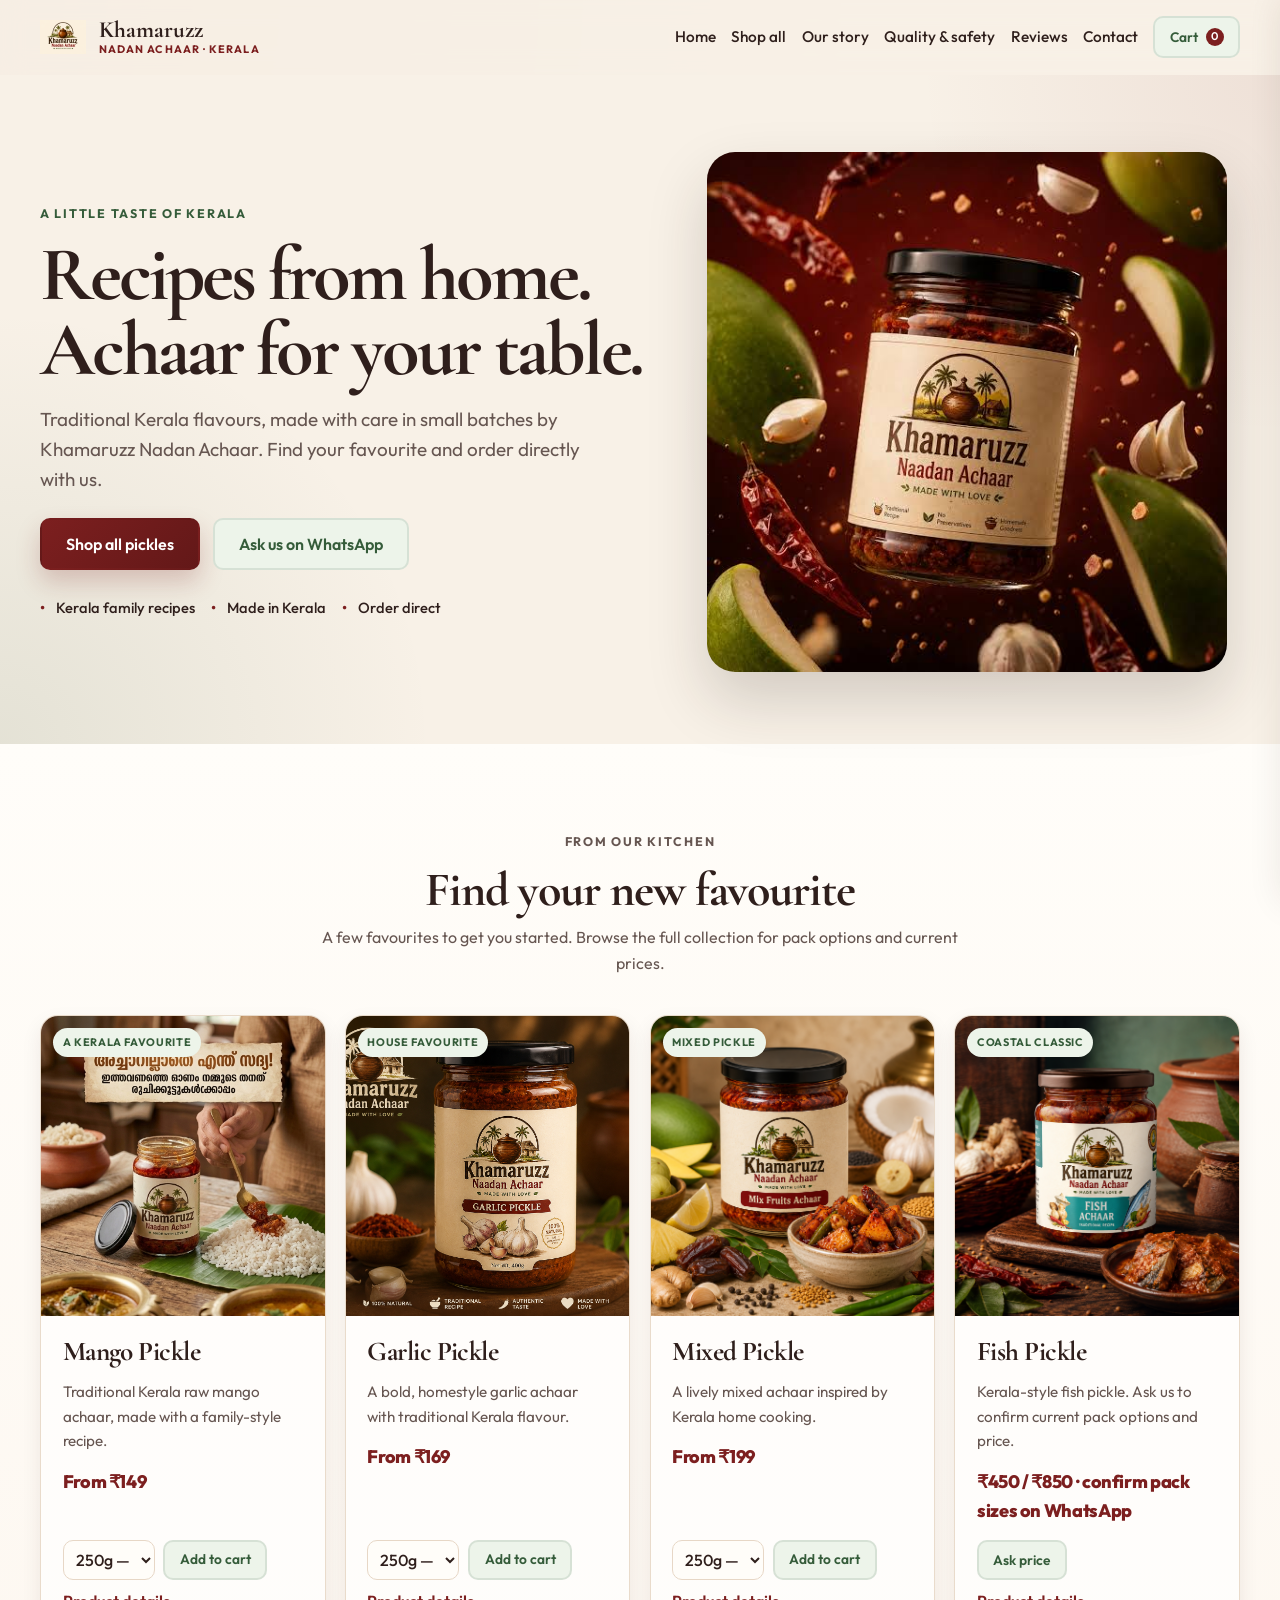
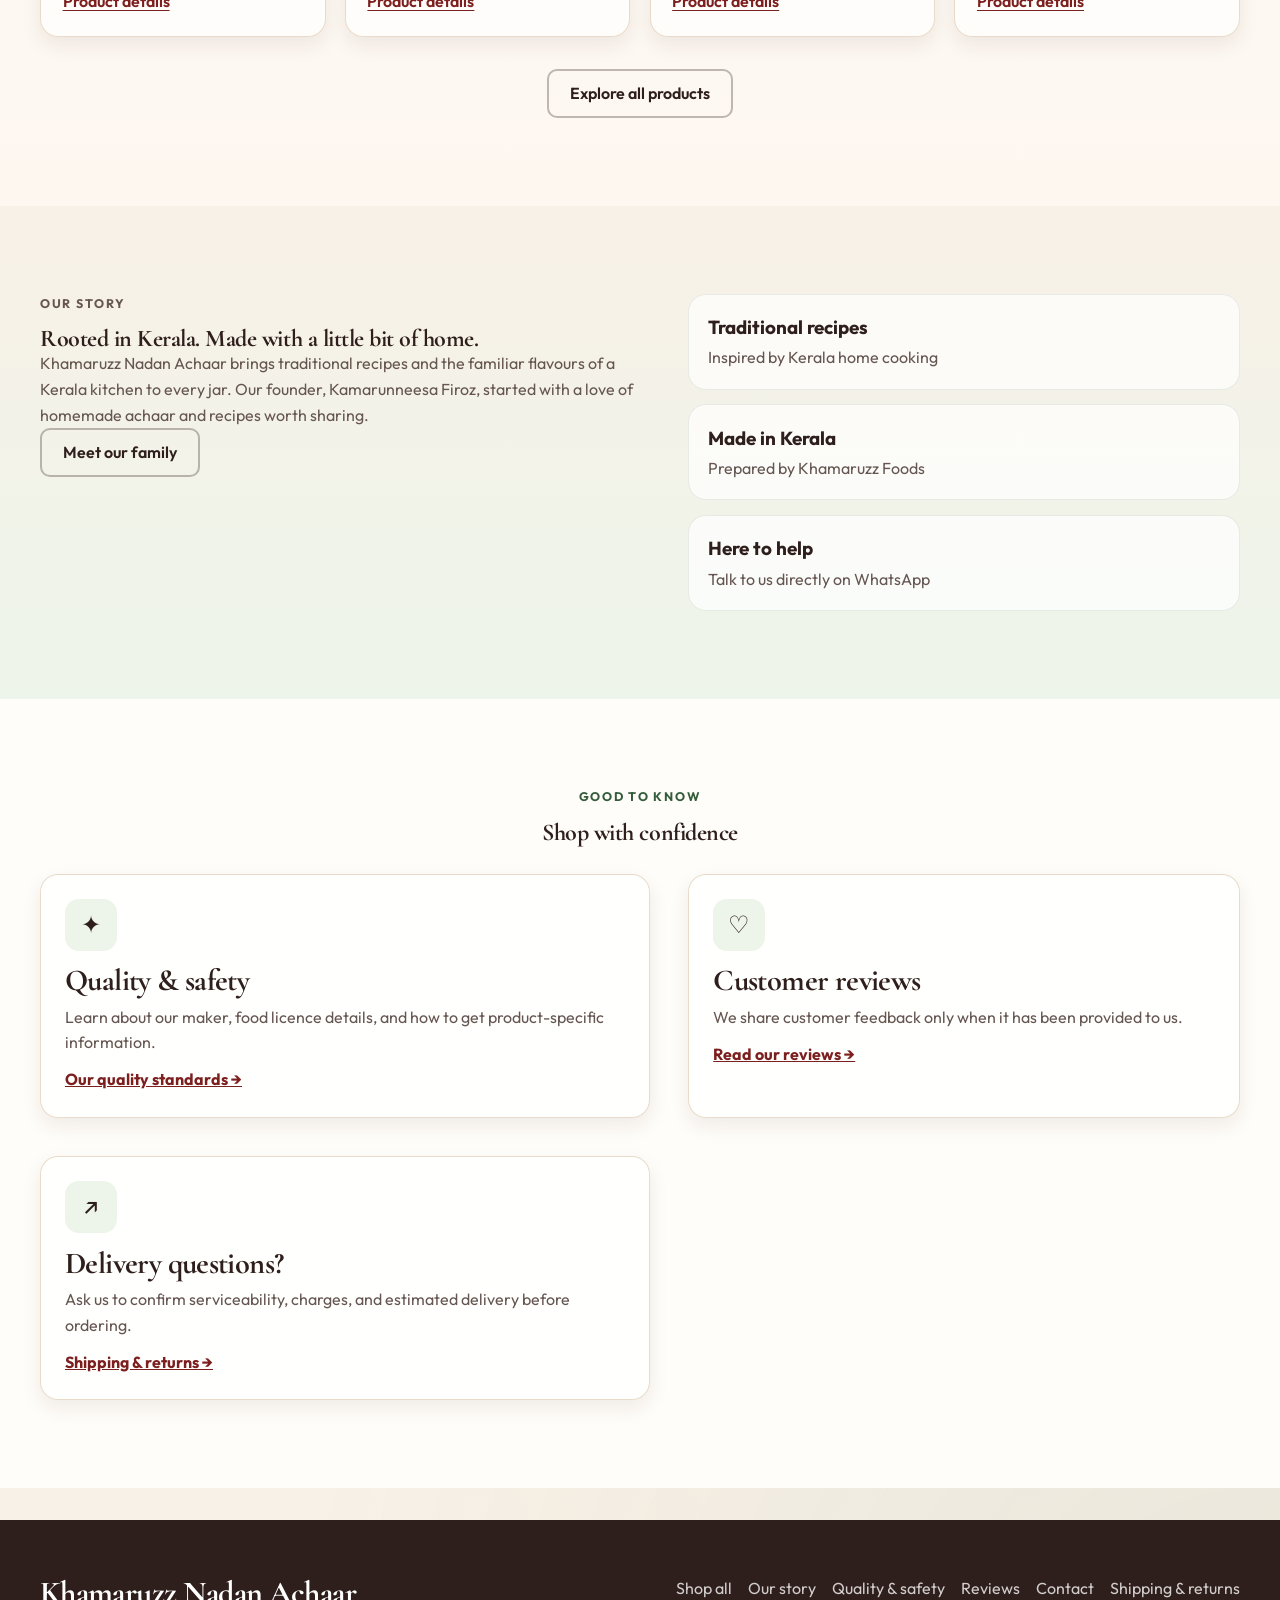
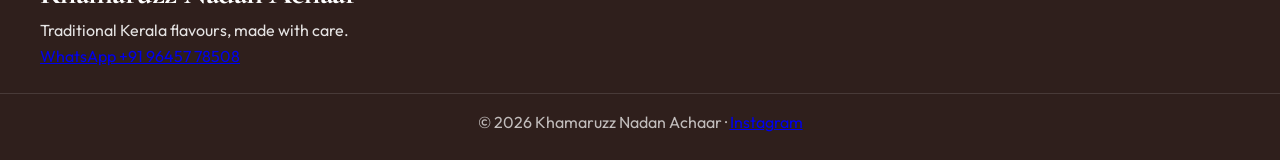
<file: index.html>
<!doctype html>
<html lang="en"><head><meta charset="utf-8"><meta name="viewport" content="width=device-width, initial-scale=1"><meta name="theme-color" content="#355c3a"><meta name="description" content="Discover Khamaruzz Nadan Achaar: Kerala homemade pickles made in small batches with traditional family recipes. Browse the collection and order on WhatsApp."><title>Khamaruzz Nadan Achaar | Kerala Homemade Pickles</title><link rel="icon" href="logo.png"><link rel="preconnect" href="https://fonts.googleapis.com"><link rel="preconnect" href="https://fonts.gstatic.com" crossorigin><link href="https://fonts.googleapis.com/css2?family=Cormorant+Garamond:wght@500;600;700&family=Outfit:wght@400;500;600;700&display=swap" rel="stylesheet"><link rel="stylesheet" href="style.css"><link rel="stylesheet" href="store.css"><script src="script.js" defer></script></head><body data-page="home"><a class="skip-link" href="#main">Skip to content</a><header class="site-header" id="header"><div class="container header-inner"><a class="brand" href="index.html"><img class="brand-logo" src="logo.png" alt="" width="46" height="46"><span class="brand-copy"><span class="brand-name">Khamaruzz</span><span class="brand-tag">Nadan Achaar · Kerala</span></span></a><button class="menu-toggle" id="menuToggle" aria-label="Open menu" aria-expanded="false" aria-controls="mobileNav"><span></span><span></span><span></span></button><nav class="desktop-nav" aria-label="Main navigation"><a href="index.html">Home</a><a href="shop.html">Shop all</a><a href="story.html">Our story</a><a href="quality.html">Quality &amp; safety</a><a href="reviews.html">Reviews</a><a href="contact.html">Contact</a><button class="btn btn-secondary btn-small" data-open-cart aria-label="Open cart">Cart <span id="cartBadge" hidden>0</span></button></nav></div><nav class="mobile-nav" id="mobileNav" aria-label="Mobile navigation"><a href="index.html">Home</a><a href="shop.html">Shop all</a><a href="story.html">Our story</a><a href="quality.html">Quality &amp; safety</a><a href="reviews.html">Reviews</a><a href="contact.html">Contact</a><a href="shipping.html">Shipping &amp; returns</a><button class="nav-action" data-open-cart>View cart</button></nav></header><main id="main"><section class="hero"><div class="container hero-grid"><div class="hero-copy"><p class="eyebrow">A little taste of Kerala</p><h1>Recipes from home.<br>Achaar for your table.</h1><p class="hero-lead">Traditional Kerala flavours, made with care in small batches by Khamaruzz Nadan Achaar. Find your favourite and order directly with us.</p><div class="hero-actions"><a class="btn btn-primary btn-large" href="shop.html">Shop all pickles</a><a class="btn btn-secondary btn-large" href="https://wa.me/919645778508?text=Hi%2C%20I%27d%20like%20to%20know%20more%20about%20Khamaruzz%20Achaar." target="_blank" rel="noopener noreferrer">Ask us on WhatsApp</a></div><ul class="trust-list"><li>Kerala family recipes</li><li>Made in Kerala</li><li>Order direct</li></ul></div><div class="hero-visual"><img class="hero-image" src="hero.jpg" alt="Khamaruzz Kerala achaar collection" width="620" height="620" fetchpriority="high"></div></div></section><section class="section section-products"><div class="container"><header class="section-header"><p class="eyebrow">From our kitchen</p><h2>Find your new favourite</h2><p>A few favourites to get you started. Browse the full collection for pack options and current prices.</p></header><div class="product-grid" id="featuredProducts" data-product-grid data-limit="4"></div><p class="center-action"><a class="btn btn-outline" href="shop.html">Explore all products</a></p></div></section><section class="section section-about"><div class="container about-grid"><div class="about-text"><p class="eyebrow">Our story</p><h2>Rooted in Kerala. Made with a little bit of home.</h2><p>Khamaruzz Nadan Achaar brings traditional recipes and the familiar flavours of a Kerala kitchen to every jar. Our founder, Kamarunneesa Firoz, started with a love of homemade achaar and recipes worth sharing.</p><a class="btn btn-outline" href="story.html">Meet our family</a></div><div class="about-panel"><div class="mini-stat"><strong>Traditional recipes</strong><span>Inspired by Kerala home cooking</span></div><div class="mini-stat"><strong>Made in Kerala</strong><span>Prepared by Khamaruzz Foods</span></div><div class="mini-stat"><strong>Here to help</strong><span>Talk to us directly on WhatsApp</span></div></div></div></section><section class="section section-contact"><div class="container home-trust"><p class="eyebrow">Good to know</p><h2>Shop with confidence</h2><div class="benefit-grid"><article class="benefit-card"><span class="benefit-icon" aria-hidden="true">✦</span><h3>Quality &amp; safety</h3><p>Learn about our maker, food licence details, and how to get product-specific information.</p><a href="quality.html">Our quality standards →</a></article><article class="benefit-card"><span class="benefit-icon" aria-hidden="true">♡</span><h3>Customer reviews</h3><p>We share customer feedback only when it has been provided to us.</p><a href="reviews.html">Read our reviews →</a></article><article class="benefit-card"><span class="benefit-icon" aria-hidden="true">↗</span><h3>Delivery questions?</h3><p>Ask us to confirm serviceability, charges, and estimated delivery before ordering.</p><a href="shipping.html">Shipping &amp; returns →</a></article></div></div></section></main><footer class="site-footer"><div class="container footer-inner"><div><h3>Khamaruzz Nadan Achaar</h3><p>Traditional Kerala flavours, made with care.</p><p><a href="https://wa.me/919645778508" target="_blank" rel="noopener noreferrer">WhatsApp +91 96457 78508</a></p></div><nav class="footer-links" aria-label="Footer navigation"><a href="shop.html">Shop all</a><a href="story.html">Our story</a><a href="quality.html">Quality &amp; safety</a><a href="reviews.html">Reviews</a><a href="contact.html">Contact</a><a href="shipping.html">Shipping &amp; returns</a></nav></div><div class="footer-bottom"><div class="container"><p>© <span data-year></span> Khamaruzz Nadan Achaar · <a href="https://www.instagram.com/khamarunneesa.tm/" target="_blank" rel="noopener noreferrer">Instagram</a></p></div></div></footer><div id="storeOverlay" class="drawer-overlay" hidden></div><aside class="side-drawer" id="cartDrawer" aria-label="Shopping cart" aria-hidden="true"><div class="drawer-header"><h2>Your cart</h2><button class="drawer-close" type="button" aria-label="Close cart">×</button></div><div class="drawer-body" id="cartItems"></div><div class="drawer-footer"><div class="drawer-total"><span>Subtotal (product prices)</span><strong id="cartSubtotal">₹0</strong></div><p class="cart-policy-note">Delivery charges, serviceability and final order confirmation are discussed on WhatsApp.</p><button class="btn btn-primary btn-block" id="cartCheckoutBtn">Continue on WhatsApp</button><button class="btn btn-outline btn-block" id="clearCartBtn">Clear cart</button></div></aside><div id="storeToast" class="toast" role="status" aria-live="polite"></div></body></html>
</file>
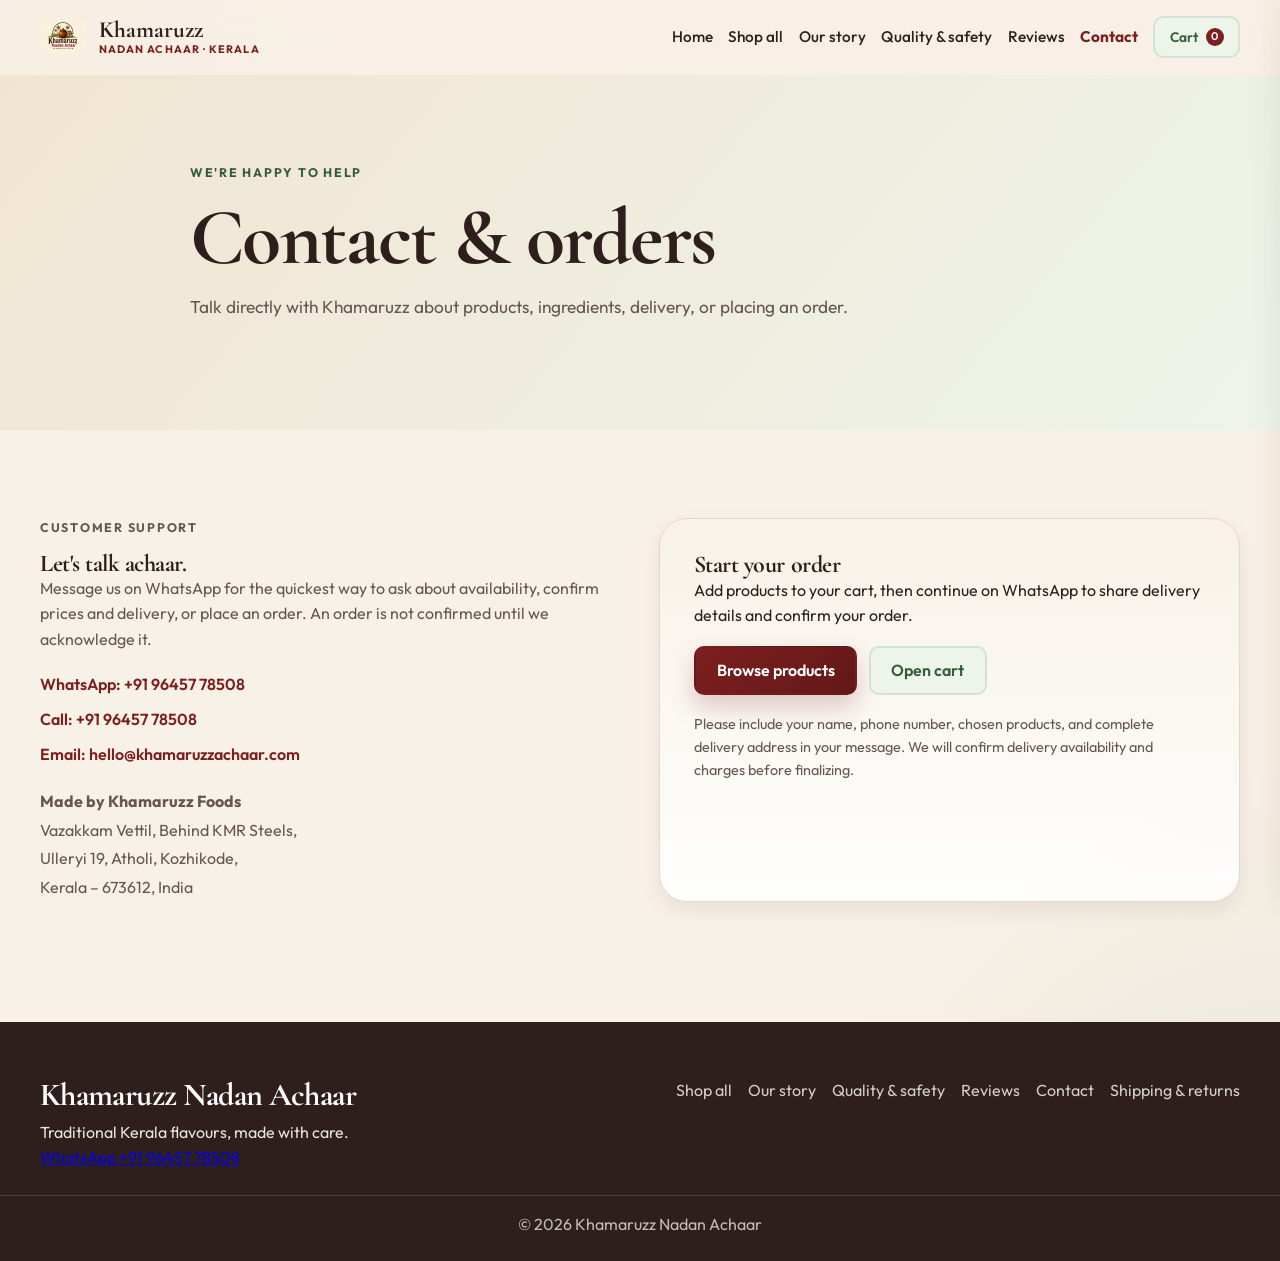
<file: contact.html>
<!doctype html><html lang="en"><head><meta charset="utf-8"><meta name="viewport" content="width=device-width, initial-scale=1"><meta name="description" content="Contact Khamaruzz Nadan Achaar for orders, product information, delivery availability, and customer support on WhatsApp or by phone."><title>Contact &amp; Order | Khamaruzz Nadan Achaar</title><link rel="icon" href="logo.png"><link rel="preconnect" href="https://fonts.googleapis.com"><link rel="preconnect" href="https://fonts.gstatic.com" crossorigin><link href="https://fonts.googleapis.com/css2?family=Cormorant+Garamond:wght@500;600;700&family=Outfit:wght@400;500;600;700&display=swap" rel="stylesheet"><link rel="stylesheet" href="style.css"><link rel="stylesheet" href="store.css"><script src="script.js" defer></script></head><body><a class="skip-link" href="#main">Skip to content</a><header class="site-header" id="header"><div class="container header-inner"><a class="brand" href="index.html"><img class="brand-logo" src="logo.png" alt="" width="46" height="46"><span class="brand-copy"><span class="brand-name">Khamaruzz</span><span class="brand-tag">Nadan Achaar · Kerala</span></span></a><button class="menu-toggle" id="menuToggle" aria-label="Open menu" aria-expanded="false" aria-controls="mobileNav"><span></span><span></span><span></span></button><nav class="desktop-nav" aria-label="Main navigation"><a href="index.html">Home</a><a href="shop.html">Shop all</a><a href="story.html">Our story</a><a href="quality.html">Quality &amp; safety</a><a href="reviews.html">Reviews</a><a href="contact.html" aria-current="page">Contact</a><button class="btn btn-secondary btn-small" data-open-cart>Cart <span id="cartBadge" hidden>0</span></button></nav></div><nav class="mobile-nav" id="mobileNav" aria-label="Mobile navigation"><a href="index.html">Home</a><a href="shop.html">Shop all</a><a href="story.html">Our story</a><a href="quality.html">Quality &amp; safety</a><a href="reviews.html">Reviews</a><a href="contact.html">Contact</a><a href="shipping.html">Shipping &amp; returns</a><button class="nav-action" data-open-cart>View cart</button></nav></header><main id="main"><section class="page-intro"><div class="container"><p class="eyebrow">We're happy to help</p><h1>Contact &amp; orders</h1><p>Talk directly with Khamaruzz about products, ingredients, delivery, or placing an order.</p></div></section><section class="section"><div class="container contact-grid"><div class="contact-copy"><p class="eyebrow">Customer support</p><h2>Let's talk achaar.</h2><p>Message us on WhatsApp for the quickest way to ask about availability, confirm prices and delivery, or place an order. An order is not confirmed until we acknowledge it.</p><div class="contact-details"><a href="https://wa.me/919645778508" target="_blank" rel="noopener noreferrer">WhatsApp: +91 96457 78508</a><a href="tel:+919645778508">Call: +91 96457 78508</a><a href="mailto:hello@khamaruzzachaar.com">Email: hello@khamaruzzachaar.com</a></div><address class="contact-address"><strong>Made by Khamaruzz Foods</strong><br>Vazakkam Vettil, Behind KMR Steels,<br>Ulleryi 19, Atholi, Kozhikode,<br>Kerala – 673612, India</address></div><div class="checkout-form"><h2>Start your order</h2><p>Add products to your cart, then continue on WhatsApp to share delivery details and confirm your order.</p><p class="contact-actions"><a class="btn btn-primary" href="shop.html">Browse products</a><button class="btn btn-secondary" type="button" data-open-cart>Open cart</button></p><p class="catalog-note">Please include your name, phone number, chosen products, and complete delivery address in your message. We will confirm delivery availability and charges before finalizing.</p></div></div></section></main><footer class="site-footer"><div class="container footer-inner"><div><h3>Khamaruzz Nadan Achaar</h3><p>Traditional Kerala flavours, made with care.</p><a href="https://wa.me/919645778508">WhatsApp +91 96457 78508</a></div><nav class="footer-links" aria-label="Footer navigation"><a href="shop.html">Shop all</a><a href="story.html">Our story</a><a href="quality.html">Quality &amp; safety</a><a href="reviews.html">Reviews</a><a href="contact.html">Contact</a><a href="shipping.html">Shipping &amp; returns</a></nav></div><div class="footer-bottom"><div class="container"><p>© <span data-year></span> Khamaruzz Nadan Achaar</p></div></div></footer><div id="storeOverlay" class="drawer-overlay" hidden></div><aside class="side-drawer" id="cartDrawer" aria-label="Shopping cart" aria-hidden="true"><div class="drawer-header"><h2>Your cart</h2><button class="drawer-close" type="button" aria-label="Close cart">×</button></div><div class="drawer-body" id="cartItems"></div><div class="drawer-footer"><div class="drawer-total"><span>Subtotal (product prices)</span><strong id="cartSubtotal">₹0</strong></div><p class="cart-policy-note">Delivery charges, serviceability and final order confirmation are discussed on WhatsApp.</p><button class="btn btn-primary btn-block" id="cartCheckoutBtn">Continue on WhatsApp</button><button class="btn btn-outline btn-block" id="clearCartBtn">Clear cart</button></div></aside><div id="storeToast" class="toast" role="status" aria-live="polite"></div></body></html>
</file>
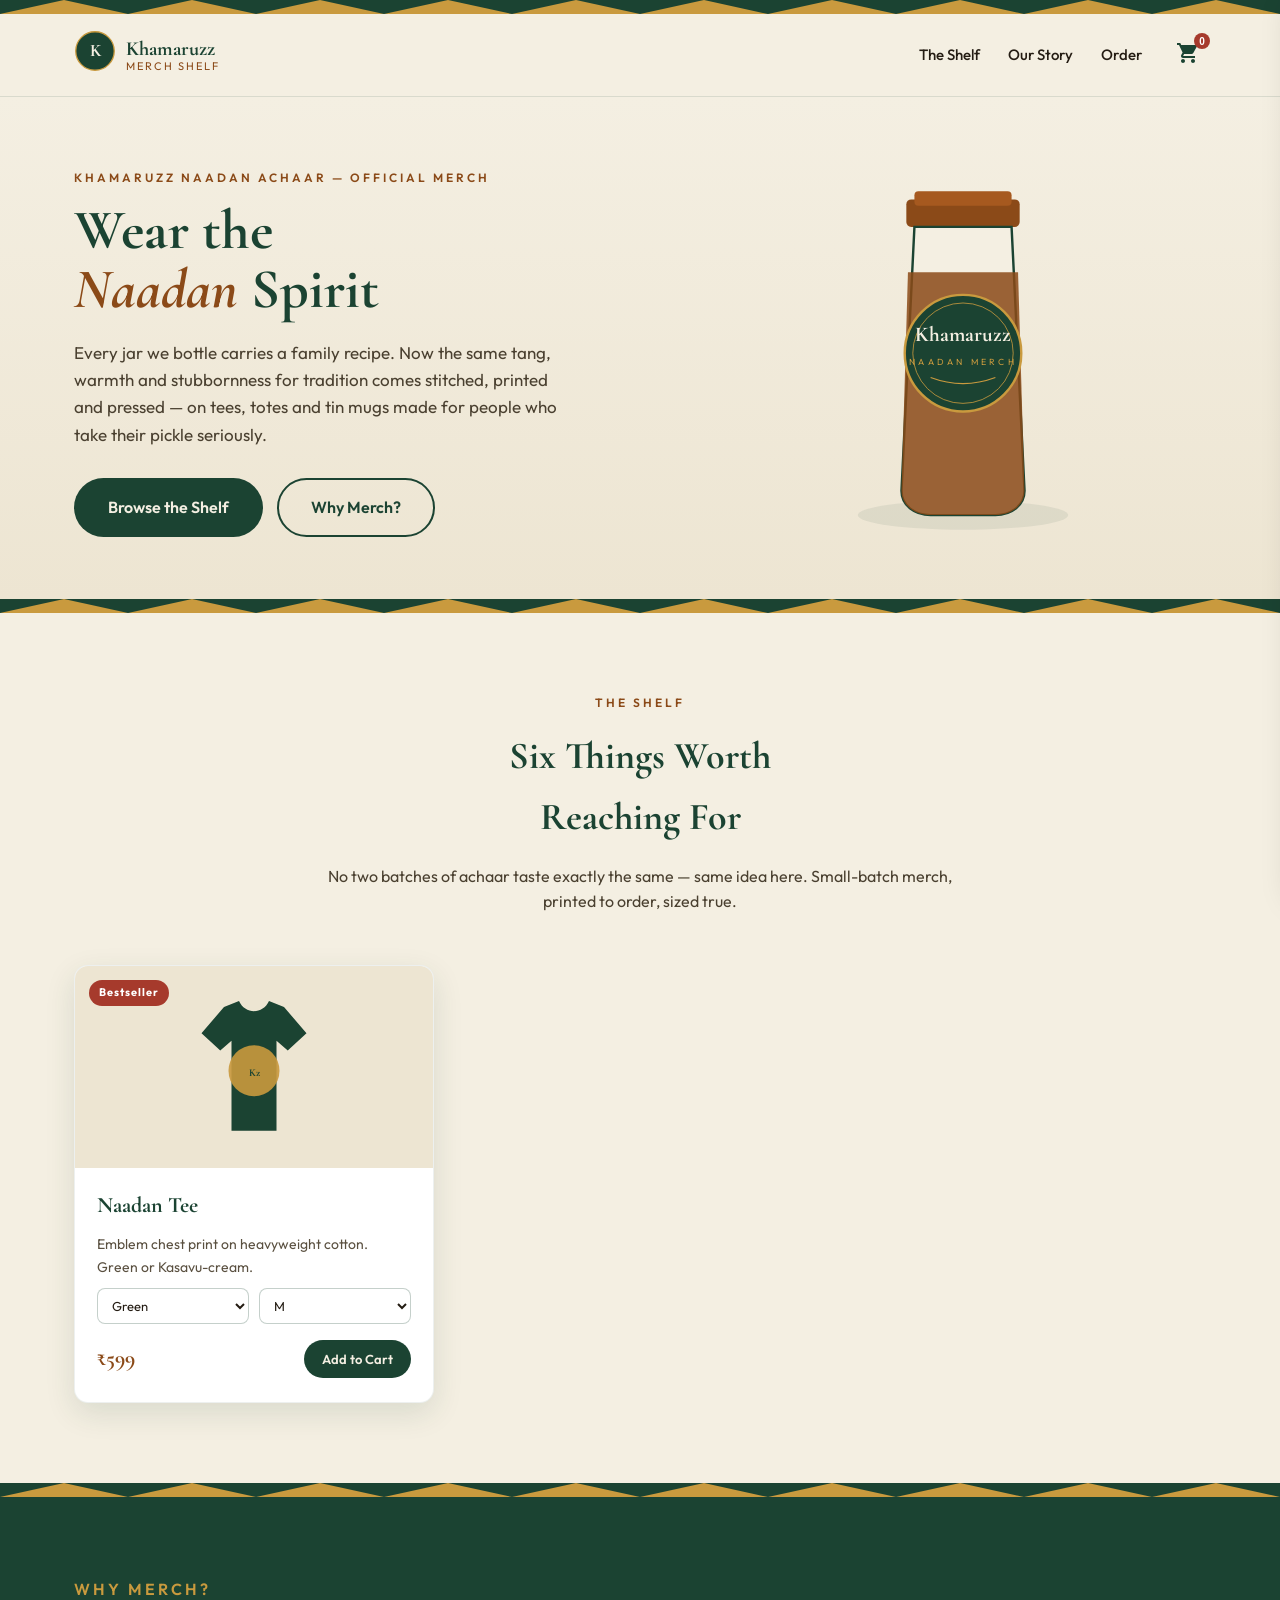
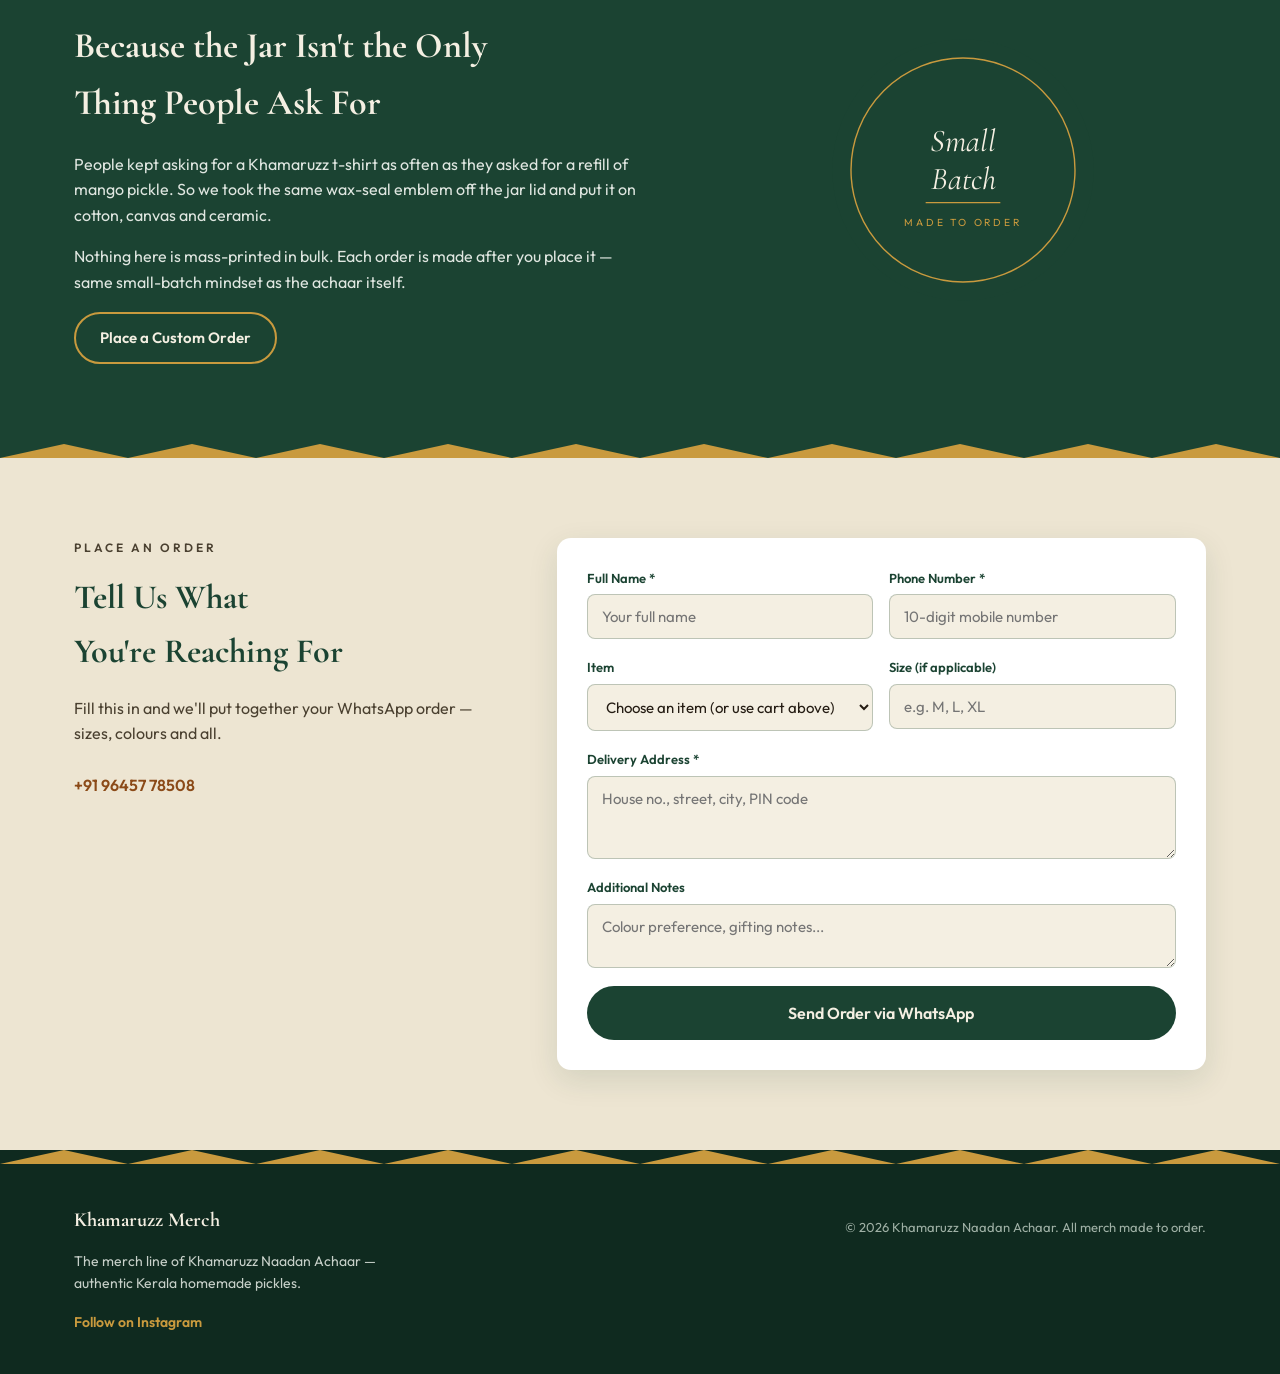
<file: merch.html>
<!DOCTYPE html>
<html lang="en">
<head>
<meta charset="UTF-8">
<meta name="viewport" content="width=device-width, initial-scale=1.0">
<title>Khamaruzz Merch — Wear the Naadan Spirit</title>
<meta name="description" content="Official merchandise from Khamaruzz Naadan Achaar. Tees, totes, mugs and stickers carrying the spirit of Kerala's homemade pickles.">

<link rel="preconnect" href="https://fonts.googleapis.com">
<link rel="preconnect" href="https://fonts.gstatic.com" crossorigin>
<link href="https://fonts.googleapis.com/css2?family=Cormorant+Garamond:ital,wght@0,500;0,600;0,700;1,500;1,600&family=Outfit:wght@300;400;500;600;700&display=swap" rel="stylesheet">
<link rel="stylesheet" href="merch.css">
</head>
<body>

<!-- Kasavu border strip (signature motif, reused across sections) -->
<div class="kasavu-strip" aria-hidden="true">
  <svg viewBox="0 0 240 16" preserveAspectRatio="none" class="kasavu-svg">
    <rect width="240" height="16" fill="#1B4332"/>
    <g fill="#C99A3E">
      <path d="M0 16 L12 0 L24 16 Z"/><path d="M24 16 L36 0 L48 16 Z"/><path d="M48 16 L60 0 L72 16 Z"/>
      <path d="M72 16 L84 0 L96 16 Z"/><path d="M96 16 L108 0 L120 16 Z"/><path d="M120 16 L132 0 L144 16 Z"/>
      <path d="M144 16 L156 0 L168 16 Z"/><path d="M168 16 L180 0 L192 16 Z"/><path d="M192 16 L204 0 L216 16 Z"/>
      <path d="M216 16 L228 0 L240 16 Z"/>
    </g>
  </svg>
</div>

<a href="#main" class="skip-link">Skip to main content</a>

<header class="header" id="header">
  <div class="wrap header-inner">
    <a href="#home" class="brand">
      <span class="brand-mark">
        <svg viewBox="0 0 48 48" aria-hidden="true"><circle cx="24" cy="24" r="22" fill="#1B4332"/><circle cx="24" cy="24" r="22" fill="none" stroke="#C99A3E" stroke-width="1.5"/><text x="24" y="30" text-anchor="middle" font-family="'Cormorant Garamond', serif" font-size="20" font-weight="700" fill="#F4EFE2">K</text></svg>
      </span>
      <span class="brand-text">
        <span class="brand-name">Khamaruzz</span>
        <span class="brand-tag">Merch Shelf</span>
      </span>
    </a>

    <nav class="nav-desktop" aria-label="Main navigation">
      <a href="#shelf">The Shelf</a>
      <a href="#story">Our Story</a>
      <a href="#contact">Order</a>
      <button type="button" class="header-icon-btn" data-open-cart aria-label="View cart">
        <svg viewBox="0 0 24 24" aria-hidden="true"><path d="M7 18c-1.1 0-1.99.9-1.99 2S5.9 22 7 22s2-.9 2-2-.9-2-2-2zM1 2v2h2l3.6 7.59-1.35 2.45c-.16.28-.25.61-.25.96 0 1.1.9 2 2 2h12v-2H7.42c-.14 0-.25-.11-.25-.25l.03-.12.9-1.63h7.45c.75 0 1.41-.41 1.75-1.03l3.58-6.49c.08-.14.12-.31.12-.48 0-.55-.45-1-1-1H5.21l-.94-2H1zm16 16c-1.1 0-1.99.9-1.99 2s.89 2 1.99 2 2-.9 2-2-.9-2-2-2z"/></svg>
        <span class="header-badge" id="cartBadge" hidden>0</span>
      </button>
    </nav>

    <button type="button" class="menu-toggle" id="menuToggle" aria-expanded="false" aria-controls="mobileNav" aria-label="Open menu">
      <span></span><span></span><span></span>
    </button>
  </div>

  <nav class="nav-mobile" id="mobileNav" aria-label="Mobile navigation">
    <a href="#shelf">The Shelf</a>
    <a href="#story">Our Story</a>
    <a href="#contact">Order</a>
    <button type="button" class="nav-mobile-action" data-open-cart>Cart</button>
  </nav>
</header>

<main id="main">

  <!-- HERO -->
  <section class="hero" id="home">
    <div class="wrap hero-grid">
      <div class="hero-copy">
        <p class="eyebrow">Khamaruzz Naadan Achaar &mdash; Official Merch</p>
        <h1>Wear the<br><em>Naadan</em> Spirit</h1>
        <p class="hero-lead">Every jar we bottle carries a family recipe. Now the same tang, warmth and stubbornness for tradition comes stitched, printed and pressed &mdash; on tees, totes and tin mugs made for people who take their pickle seriously.</p>
        <div class="hero-cta">
          <a href="#shelf" class="btn btn-primary btn-lg">Browse the Shelf</a>
          <a href="#story" class="btn btn-outline btn-lg">Why Merch?</a>
        </div>
      </div>

      <div class="hero-visual" aria-hidden="true">
        <svg viewBox="0 0 420 460" class="jar-badge">
          <ellipse cx="210" cy="430" rx="130" ry="18" fill="#1B4332" opacity="0.08"/>
          <!-- lid -->
          <rect x="140" y="40" width="140" height="34" rx="6" fill="#8B4A18"/>
          <rect x="150" y="30" width="120" height="18" rx="5" fill="#A6591F"/>
          <!-- jar body -->
          <path d="M150 74 L270 74 L286 400 C286 418 270 430 250 430 L170 430 C150 430 134 418 134 400 Z" fill="#F4EFE2" stroke="#1B4332" stroke-width="3"/>
          <!-- fill line -->
          <path d="M142 130 L278 130 L286 400 C286 418 270 430 250 430 L170 430 C150 430 134 418 134 400 Z" fill="#8B4A18" opacity="0.85"/>
          <!-- wax seal / emblem -->
          <circle cx="210" cy="230" r="72" fill="#1B4332" stroke="#C99A3E" stroke-width="3"/>
          <circle cx="210" cy="230" r="62" fill="none" stroke="#C99A3E" stroke-width="1"/>
          <text x="210" y="215" text-anchor="middle" font-family="'Cormorant Garamond', serif" font-size="26" font-weight="700" fill="#F4EFE2">Khamaruzz</text>
          <text x="210" y="245" text-anchor="middle" font-family="'Outfit', sans-serif" font-size="11" letter-spacing="4" fill="#C99A3E">NAADAN MERCH</text>
          <path d="M170 260 Q210 275 250 260" stroke="#C99A3E" stroke-width="1.5" fill="none"/>
        </svg>
      </div>
    </div>
  </section>

  <div class="kasavu-strip" aria-hidden="true">
    <svg viewBox="0 0 240 16" preserveAspectRatio="none" class="kasavu-svg">
      <rect width="240" height="16" fill="#1B4332"/>
      <g fill="#C99A3E">
        <path d="M0 16 L12 0 L24 16 Z"/><path d="M24 16 L36 0 L48 16 Z"/><path d="M48 16 L60 0 L72 16 Z"/>
        <path d="M72 16 L84 0 L96 16 Z"/><path d="M96 16 L108 0 L120 16 Z"/><path d="M120 16 L132 0 L144 16 Z"/>
        <path d="M144 16 L156 0 L168 16 Z"/><path d="M168 16 L180 0 L192 16 Z"/><path d="M192 16 L204 0 L216 16 Z"/>
        <path d="M216 16 L228 0 L240 16 Z"/>
      </g>
    </svg>
  </div>

  <!-- SHELF / PRODUCTS -->
  <section class="section section-shelf" id="shelf">
    <div class="wrap">
      <header class="section-header">
        <p class="eyebrow">The Shelf</p>
        <h2>Six Things Worth<br>Reaching For</h2>
        <p class="section-desc">No two batches of achaar taste exactly the same &mdash; same idea here. Small-batch merch, printed to order, sized true.</p>
      </header>

      <div class="product-grid" id="productGrid">

        <!-- TEE -->
        <article class="product-card" data-product="tee">
          <div class="product-tag">Bestseller</div>
          <div class="product-art">
            <svg viewBox="0 0 200 200"><path d="M60 20 L80 12 C88 30 112 30 120 12 L140 20 L170 55 L145 78 L130 65 L130 185 L70 185 L70 65 L55 78 L30 55 Z" fill="#1B4332"/><circle cx="100" cy="105" r="34" fill="#C99A3E" opacity="0.9"/><text x="100" y="112" text-anchor="middle" font-family="'Cormorant Garamond', serif" font-size="14" font-weight="700" fill="#1B4332">Kz</text></svg>
          </div>
          <div class="product-body">
            <h3>Naadan Tee</h3>
            <p class="product-desc">Emblem chest print on heavyweight cotton. Green or Kasavu-cream.</p>
            <div class="product-meta">
              <select class="opt-select" data-opt="color" aria-label="Colour">
                <option value="Green" selected>Green</option>
                <option value="Cream">Kasavu Cream</option>
              </select>
              <select class="opt-select" data-opt="size" aria-label="Size">
                <option value="S">S</option><option value="M" selected>M</option><option value="L">L</option><option value="XL">XL</option>
              </select>
            </div>
            <div class="product-foot">
              <span class="price">&#8377;599</span>
              <button class="btn btn-primary btn-sm" data-add="tee" data-name="Naadan Tee" data-price="599">Add to Cart</button>
            </div>
          </div>
        </article>

        
      </div>
    </div>
  </section>

  <div class="kasavu-strip" aria-hidden="true">
    <svg viewBox="0 0 240 16" preserveAspectRatio="none" class="kasavu-svg">
      <rect width="240" height="16" fill="#1B4332"/>
      <g fill="#C99A3E">
        <path d="M0 16 L12 0 L24 16 Z"/><path d="M24 16 L36 0 L48 16 Z"/><path d="M48 16 L60 0 L72 16 Z"/>
        <path d="M72 16 L84 0 L96 16 Z"/><path d="M96 16 L108 0 L120 16 Z"/><path d="M120 16 L132 0 L144 16 Z"/>
        <path d="M144 16 L156 0 L168 16 Z"/><path d="M168 16 L180 0 L192 16 Z"/><path d="M192 16 L204 0 L216 16 Z"/>
        <path d="M216 16 L228 0 L240 16 Z"/>
      </g>
    </svg>
  </div>

  <!-- STORY -->
  <section class="section section-story" id="story">
    <div class="wrap story-grid">
      <div class="story-copy">
        <p class="eyebrow">Why Merch?</p>
        <h2>Because the Jar Isn't the Only<br>Thing People Ask For</h2>
        <p>People kept asking for a Khamaruzz t-shirt as often as they asked for a refill of mango pickle. So we took the same wax-seal emblem off the jar lid and put it on cotton, canvas and ceramic.</p>
        <p>Nothing here is mass-printed in bulk. Each order is made after you place it &mdash; same small-batch mindset as the achaar itself.</p>
        <a href="#contact" class="btn btn-outline">Place a Custom Order</a>
      </div>
      <div class="story-visual" aria-hidden="true">
        <svg viewBox="0 0 300 300">
          <circle cx="150" cy="150" r="140" fill="#1B4332"/>
          <circle cx="150" cy="150" r="120" fill="none" stroke="#C99A3E" stroke-width="1.5"/>
          <text x="150" y="130" text-anchor="middle" font-family="'Cormorant Garamond', serif" font-size="34" font-style="italic" fill="#F4EFE2">Small</text>
          <text x="150" y="170" text-anchor="middle" font-family="'Cormorant Garamond', serif" font-size="34" font-style="italic" fill="#F4EFE2">Batch</text>
          <line x1="110" y1="185" x2="190" y2="185" stroke="#C99A3E" stroke-width="1.5"/>
          <text x="150" y="210" text-anchor="middle" font-family="'Outfit', sans-serif" font-size="11" letter-spacing="3" fill="#C99A3E">MADE TO ORDER</text>
        </svg>
      </div>
    </div>
  </section>

  <div class="kasavu-strip" aria-hidden="true">
    <svg viewBox="0 0 240 16" preserveAspectRatio="none" class="kasavu-svg">
      <rect width="240" height="16" fill="#1B4332"/>
      <g fill="#C99A3E">
        <path d="M0 16 L12 0 L24 16 Z"/><path d="M24 16 L36 0 L48 16 Z"/><path d="M48 16 L60 0 L72 16 Z"/>
        <path d="M72 16 L84 0 L96 16 Z"/><path d="M96 16 L108 0 L120 16 Z"/><path d="M120 16 L132 0 L144 16 Z"/>
        <path d="M144 16 L156 0 L168 16 Z"/><path d="M168 16 L180 0 L192 16 Z"/><path d="M192 16 L204 0 L216 16 Z"/>
        <path d="M216 16 L228 0 L240 16 Z"/>
      </g>
    </svg>
  </div>

  <!-- CONTACT / ORDER -->
  <section class="section section-contact" id="contact">
    <div class="wrap contact-grid">
      <div class="contact-intro">
        <p class="eyebrow">Place an Order</p>
        <h2>Tell Us What<br>You're Reaching For</h2>
        <p>Fill this in and we'll put together your WhatsApp order &mdash; sizes, colours and all.</p>
        <a href="tel:+919645778508" class="contact-link">+91 96457 78508</a>
      </div>

      <form class="order-form" id="orderForm">
        <p class="form-cart-notice" id="formCartNotice" hidden>
          Ordering <strong><span data-cart-count>0</span> items</strong> (<span data-cart-total>&#8377;0</span>) from your cart.
        </p>
        <div class="form-row">
          <div class="form-group">
            <label for="fullName">Full Name *</label>
            <input type="text" id="fullName" name="fullName" required placeholder="Your full name">
          </div>
          <div class="form-group">
            <label for="phone">Phone Number *</label>
            <input type="tel" id="phone" name="phone" required pattern="[6-9][0-9]{9}" placeholder="10-digit mobile number">
          </div>
        </div>
        <div class="form-row">
          <div class="form-group">
            <label for="formProduct">Item</label>
            <select id="formProduct" name="product">
              <option value="">Choose an item (or use cart above)</option>
              <option value="Naadan Tee">Naadan Tee &mdash; &#8377;599</option>
              <option value="Spice Sack Tote">Spice Sack Tote &mdash; &#8377;399</option>
              <option value="Pickle Jar Mug">Pickle Jar Mug &mdash; &#8377;349</option>
              <option value="Naadan Cap">Naadan Cap &mdash; &#8377;449</option>
              <option value="Kasavu Sticker Sheet">Kasavu Sticker Sheet &mdash; &#8377;99</option>
              <option value="Naadan Lunch Bag">Naadan Lunch Bag &mdash; &#8377;299</option>
            </select>
          </div>
          <div class="form-group">
            <label for="formSize">Size (if applicable)</label>
            <input type="text" id="formSize" name="size" placeholder="e.g. M, L, XL">
          </div>
        </div>
        <div class="form-group">
          <label for="address">Delivery Address *</label>
          <textarea id="address" name="address" required rows="3" placeholder="House no., street, city, PIN code"></textarea>
        </div>
        <div class="form-group">
          <label for="notes">Additional Notes</label>
          <textarea id="notes" name="notes" rows="2" placeholder="Colour preference, gifting notes..."></textarea>
        </div>
        <button type="submit" class="btn btn-primary btn-lg btn-block">Send Order via WhatsApp</button>
      </form>
    </div>
  </section>

</main>

<footer class="footer">
  <div class="kasavu-strip" aria-hidden="true">
    <svg viewBox="0 0 240 16" preserveAspectRatio="none" class="kasavu-svg">
      <rect width="240" height="16" fill="#0F2A1F"/>
      <g fill="#C99A3E">
        <path d="M0 16 L12 0 L24 16 Z"/><path d="M24 16 L36 0 L48 16 Z"/><path d="M48 16 L60 0 L72 16 Z"/>
        <path d="M72 16 L84 0 L96 16 Z"/><path d="M96 16 L108 0 L120 16 Z"/><path d="M120 16 L132 0 L144 16 Z"/>
        <path d="M144 16 L156 0 L168 16 Z"/><path d="M168 16 L180 0 L192 16 Z"/><path d="M192 16 L204 0 L216 16 Z"/>
        <path d="M216 16 L228 0 L240 16 Z"/>
      </g>
    </svg>
  </div>
  <div class="wrap footer-grid">
    <div class="footer-brand">
      <span class="brand-name" style="color:#F4EFE2;">Khamaruzz Merch</span>
      <p>The merch line of Khamaruzz Naadan Achaar &mdash; authentic Kerala homemade pickles.</p>
      <a href="https://www.instagram.com/khamaruzz.nadan.acharr/" target="_blank" rel="noopener noreferrer">Follow on Instagram</a>
    </div>
    <div class="footer-note">
      <p>&copy; <span id="year"></span> Khamaruzz Naadan Achaar. All merch made to order.</p>
    </div>
  </div>
</footer>

<!-- Cart drawer -->
<div class="drawer-overlay" id="drawerOverlay" hidden></div>
<aside class="side-drawer" id="cartDrawer" aria-label="Shopping cart" aria-hidden="true">
  <div class="drawer-header">
    <h2>Your Cart</h2>
    <button type="button" class="drawer-close" aria-label="Close cart">&times;</button>
  </div>
  <div class="drawer-body" id="cartItems"></div>
  <div class="drawer-footer">
    <div class="drawer-total">
      <span>Subtotal</span>
      <strong id="cartSubtotal">&#8377;0</strong>
    </div>
    <button type="button" class="btn btn-primary btn-block" id="cartCheckoutBtn" disabled>Checkout on WhatsApp</button>
    <button type="button" class="btn btn-ghost-dark btn-block" id="clearCartBtn">Clear Cart</button>
  </div>
</aside>

<div class="toast" id="toastRoot" role="status" aria-live="polite"></div>

<script src="merch.js" defer></script>
</body>
</html>
</file>
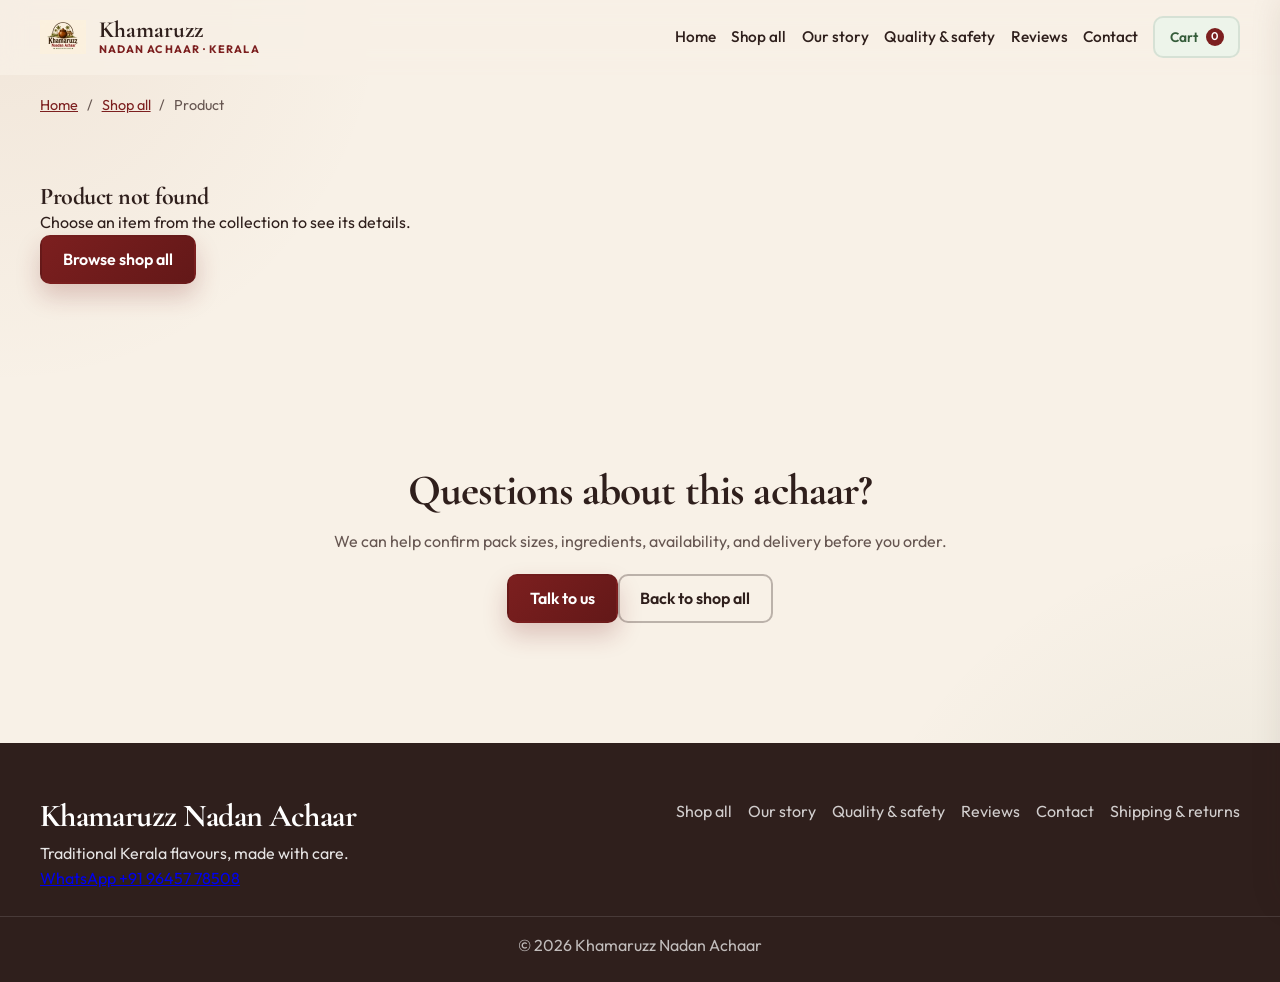
<file: product.html>
<!doctype html><html lang="en"><head><meta charset="utf-8"><meta name="viewport" content="width=device-width, initial-scale=1"><meta name="description" content="Product details, prices, pack choices, and WhatsApp ordering for Khamaruzz Nadan Achaar's Kerala homemade pickles."><title>Pickle details | Khamaruzz Nadan Achaar</title><link rel="icon" href="logo.png"><link rel="preconnect" href="https://fonts.googleapis.com"><link rel="preconnect" href="https://fonts.gstatic.com" crossorigin><link href="https://fonts.googleapis.com/css2?family=Cormorant+Garamond:wght@500;600;700&family=Outfit:wght@400;500;600;700&display=swap" rel="stylesheet"><link rel="stylesheet" href="style.css"><link rel="stylesheet" href="store.css"><script src="script.js" defer></script></head><body data-page="product"><a class="skip-link" href="#main">Skip to content</a><header class="site-header" id="header"><div class="container header-inner"><a class="brand" href="index.html"><img class="brand-logo" src="logo.png" alt="" width="46" height="46"><span class="brand-copy"><span class="brand-name">Khamaruzz</span><span class="brand-tag">Nadan Achaar · Kerala</span></span></a><button class="menu-toggle" id="menuToggle" aria-label="Open menu" aria-expanded="false" aria-controls="mobileNav"><span></span><span></span><span></span></button><nav class="desktop-nav" aria-label="Main navigation"><a href="index.html">Home</a><a href="shop.html">Shop all</a><a href="story.html">Our story</a><a href="quality.html">Quality &amp; safety</a><a href="reviews.html">Reviews</a><a href="contact.html">Contact</a><button class="btn btn-secondary btn-small" data-open-cart>Cart <span id="cartBadge" hidden>0</span></button></nav></div><nav class="mobile-nav" id="mobileNav" aria-label="Mobile navigation"><a href="index.html">Home</a><a href="shop.html">Shop all</a><a href="story.html">Our story</a><a href="quality.html">Quality &amp; safety</a><a href="reviews.html">Reviews</a><a href="contact.html">Contact</a><a href="shipping.html">Shipping &amp; returns</a><button class="nav-action" data-open-cart>View cart</button></nav></header><main id="main"><div class="container breadcrumbs"><a href="index.html">Home</a><span aria-hidden="true">/</span><a href="shop.html">Shop all</a><span aria-hidden="true">/</span><span id="breadcrumbProduct">Product</span></div><section id="productDetail" class="container product-detail" aria-live="polite"></section><section class="section"><div class="container product-help"><h2>Questions about this achaar?</h2><p>We can help confirm pack sizes, ingredients, availability, and delivery before you order.</p><a class="btn btn-primary" href="contact.html">Talk to us</a><a class="btn btn-outline" href="shop.html">Back to shop all</a></div></section></main><footer class="site-footer"><div class="container footer-inner"><div><h3>Khamaruzz Nadan Achaar</h3><p>Traditional Kerala flavours, made with care.</p><a href="https://wa.me/919645778508">WhatsApp +91 96457 78508</a></div><nav class="footer-links" aria-label="Footer navigation"><a href="shop.html">Shop all</a><a href="story.html">Our story</a><a href="quality.html">Quality &amp; safety</a><a href="reviews.html">Reviews</a><a href="contact.html">Contact</a><a href="shipping.html">Shipping &amp; returns</a></nav></div><div class="footer-bottom"><div class="container"><p>© <span data-year></span> Khamaruzz Nadan Achaar</p></div></div></footer><div id="storeOverlay" class="drawer-overlay" hidden></div><aside class="side-drawer" id="cartDrawer" aria-label="Shopping cart" aria-hidden="true"><div class="drawer-header"><h2>Your cart</h2><button class="drawer-close" type="button" aria-label="Close cart">×</button></div><div class="drawer-body" id="cartItems"></div><div class="drawer-footer"><div class="drawer-total"><span>Subtotal (product prices)</span><strong id="cartSubtotal">₹0</strong></div><p class="cart-policy-note">Delivery charges, serviceability and final order confirmation are discussed on WhatsApp.</p><button class="btn btn-primary btn-block" id="cartCheckoutBtn">Continue on WhatsApp</button><button class="btn btn-outline btn-block" id="clearCartBtn">Clear cart</button></div></aside><div id="storeToast" class="toast" role="status" aria-live="polite"></div></body></html>
</file>
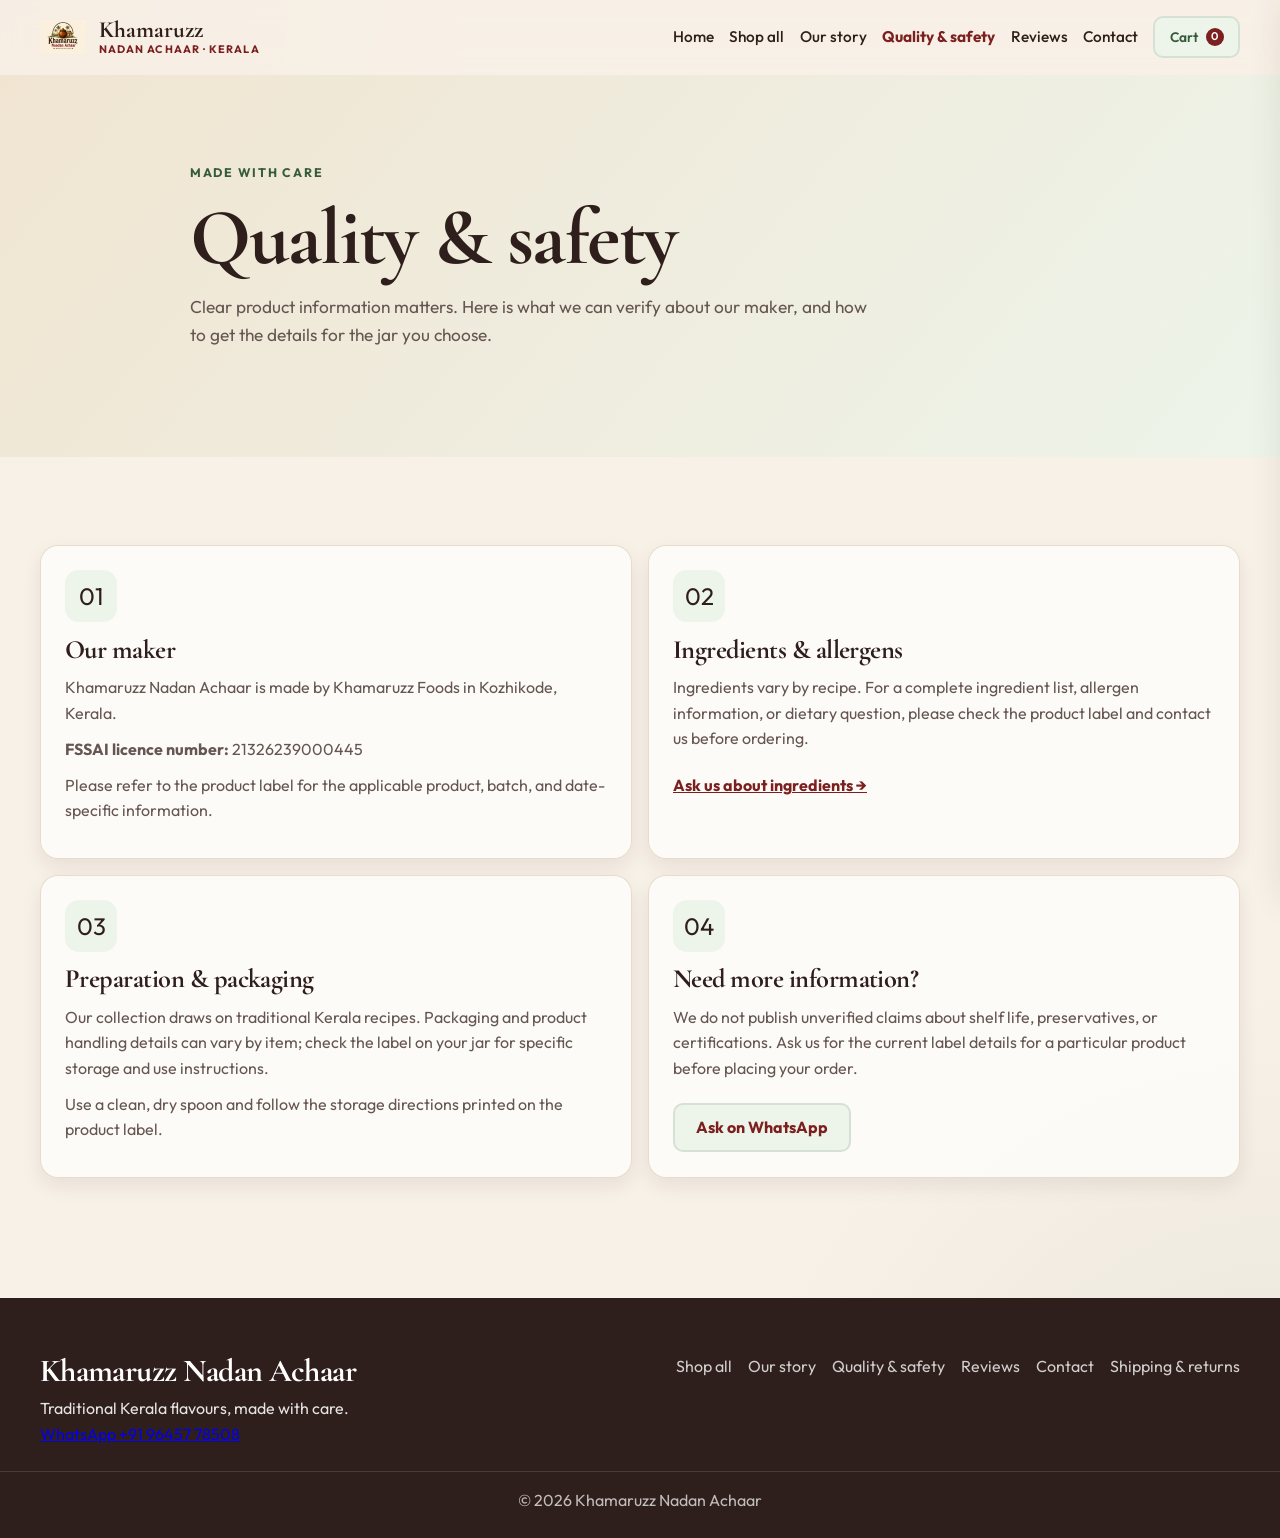
<file: quality.html>
<!doctype html><html lang="en"><head><meta charset="utf-8"><meta name="viewport" content="width=device-width, initial-scale=1"><meta name="description" content="Learn about Khamaruzz Nadan Achaar's Kerala maker, food licence details, ingredient information, and product-care guidance."><title>Quality &amp; Safety | Khamaruzz Nadan Achaar</title><link rel="icon" href="logo.png"><link rel="preconnect" href="https://fonts.googleapis.com"><link rel="preconnect" href="https://fonts.gstatic.com" crossorigin><link href="https://fonts.googleapis.com/css2?family=Cormorant+Garamond:wght@500;600;700&family=Outfit:wght@400;500;600;700&display=swap" rel="stylesheet"><link rel="stylesheet" href="style.css"><link rel="stylesheet" href="store.css"><script src="script.js" defer></script></head><body><a class="skip-link" href="#main">Skip to content</a><header class="site-header" id="header"><div class="container header-inner"><a class="brand" href="index.html"><img class="brand-logo" src="logo.png" alt="" width="46" height="46"><span class="brand-copy"><span class="brand-name">Khamaruzz</span><span class="brand-tag">Nadan Achaar · Kerala</span></span></a><button class="menu-toggle" id="menuToggle" aria-label="Open menu" aria-expanded="false" aria-controls="mobileNav"><span></span><span></span><span></span></button><nav class="desktop-nav" aria-label="Main navigation"><a href="index.html">Home</a><a href="shop.html">Shop all</a><a href="story.html">Our story</a><a href="quality.html" aria-current="page">Quality &amp; safety</a><a href="reviews.html">Reviews</a><a href="contact.html">Contact</a><button class="btn btn-secondary btn-small" data-open-cart>Cart <span id="cartBadge" hidden>0</span></button></nav></div><nav class="mobile-nav" id="mobileNav" aria-label="Mobile navigation"><a href="index.html">Home</a><a href="shop.html">Shop all</a><a href="story.html">Our story</a><a href="quality.html">Quality &amp; safety</a><a href="reviews.html">Reviews</a><a href="contact.html">Contact</a><a href="shipping.html">Shipping &amp; returns</a><button class="nav-action" data-open-cart>View cart</button></nav></header><main id="main"><section class="page-intro"><div class="container"><p class="eyebrow">Made with care</p><h1>Quality &amp; safety</h1><p>Clear product information matters. Here is what we can verify about our maker, and how to get the details for the jar you choose.</p></div></section><section class="section"><div class="container quality-grid"><article class="benefit-card"><span class="benefit-icon" aria-hidden="true">01</span><h2>Our maker</h2><p>Khamaruzz Nadan Achaar is made by Khamaruzz Foods in Kozhikode, Kerala.</p><p><strong>FSSAI licence number:</strong> 21326239000445</p><p>Please refer to the product label for the applicable product, batch, and date-specific information.</p></article><article class="benefit-card"><span class="benefit-icon" aria-hidden="true">02</span><h2>Ingredients &amp; allergens</h2><p>Ingredients vary by recipe. For a complete ingredient list, allergen information, or dietary question, please check the product label and contact us before ordering.</p><a href="contact.html">Ask us about ingredients →</a></article><article class="benefit-card"><span class="benefit-icon" aria-hidden="true">03</span><h2>Preparation &amp; packaging</h2><p>Our collection draws on traditional Kerala recipes. Packaging and product handling details can vary by item; check the label on your jar for specific storage and use instructions.</p><p>Use a clean, dry spoon and follow the storage directions printed on the product label.</p></article><article class="benefit-card"><span class="benefit-icon" aria-hidden="true">04</span><h2>Need more information?</h2><p>We do not publish unverified claims about shelf life, preservatives, or certifications. Ask us for the current label details for a particular product before placing your order.</p><a class="btn btn-secondary" href="https://wa.me/919645778508?text=Hi%2C%20could%20you%20share%20the%20ingredient%20and%20label%20details%20for%20a%20product%3F" target="_blank" rel="noopener noreferrer">Ask on WhatsApp</a></article></div></section></main><footer class="site-footer"><div class="container footer-inner"><div><h3>Khamaruzz Nadan Achaar</h3><p>Traditional Kerala flavours, made with care.</p><a href="https://wa.me/919645778508">WhatsApp +91 96457 78508</a></div><nav class="footer-links" aria-label="Footer navigation"><a href="shop.html">Shop all</a><a href="story.html">Our story</a><a href="quality.html">Quality &amp; safety</a><a href="reviews.html">Reviews</a><a href="contact.html">Contact</a><a href="shipping.html">Shipping &amp; returns</a></nav></div><div class="footer-bottom"><div class="container"><p>© <span data-year></span> Khamaruzz Nadan Achaar</p></div></div></footer><div id="storeOverlay" class="drawer-overlay" hidden></div><aside class="side-drawer" id="cartDrawer" aria-label="Shopping cart" aria-hidden="true"><div class="drawer-header"><h2>Your cart</h2><button class="drawer-close" type="button" aria-label="Close cart">×</button></div><div class="drawer-body" id="cartItems"></div><div class="drawer-footer"><div class="drawer-total"><span>Subtotal (product prices)</span><strong id="cartSubtotal">₹0</strong></div><p class="cart-policy-note">Delivery charges, serviceability and final order confirmation are discussed on WhatsApp.</p><button class="btn btn-primary btn-block" id="cartCheckoutBtn">Continue on WhatsApp</button><button class="btn btn-outline btn-block" id="clearCartBtn">Clear cart</button></div></aside><div id="storeToast" class="toast" role="status" aria-live="polite"></div></body></html>
</file>
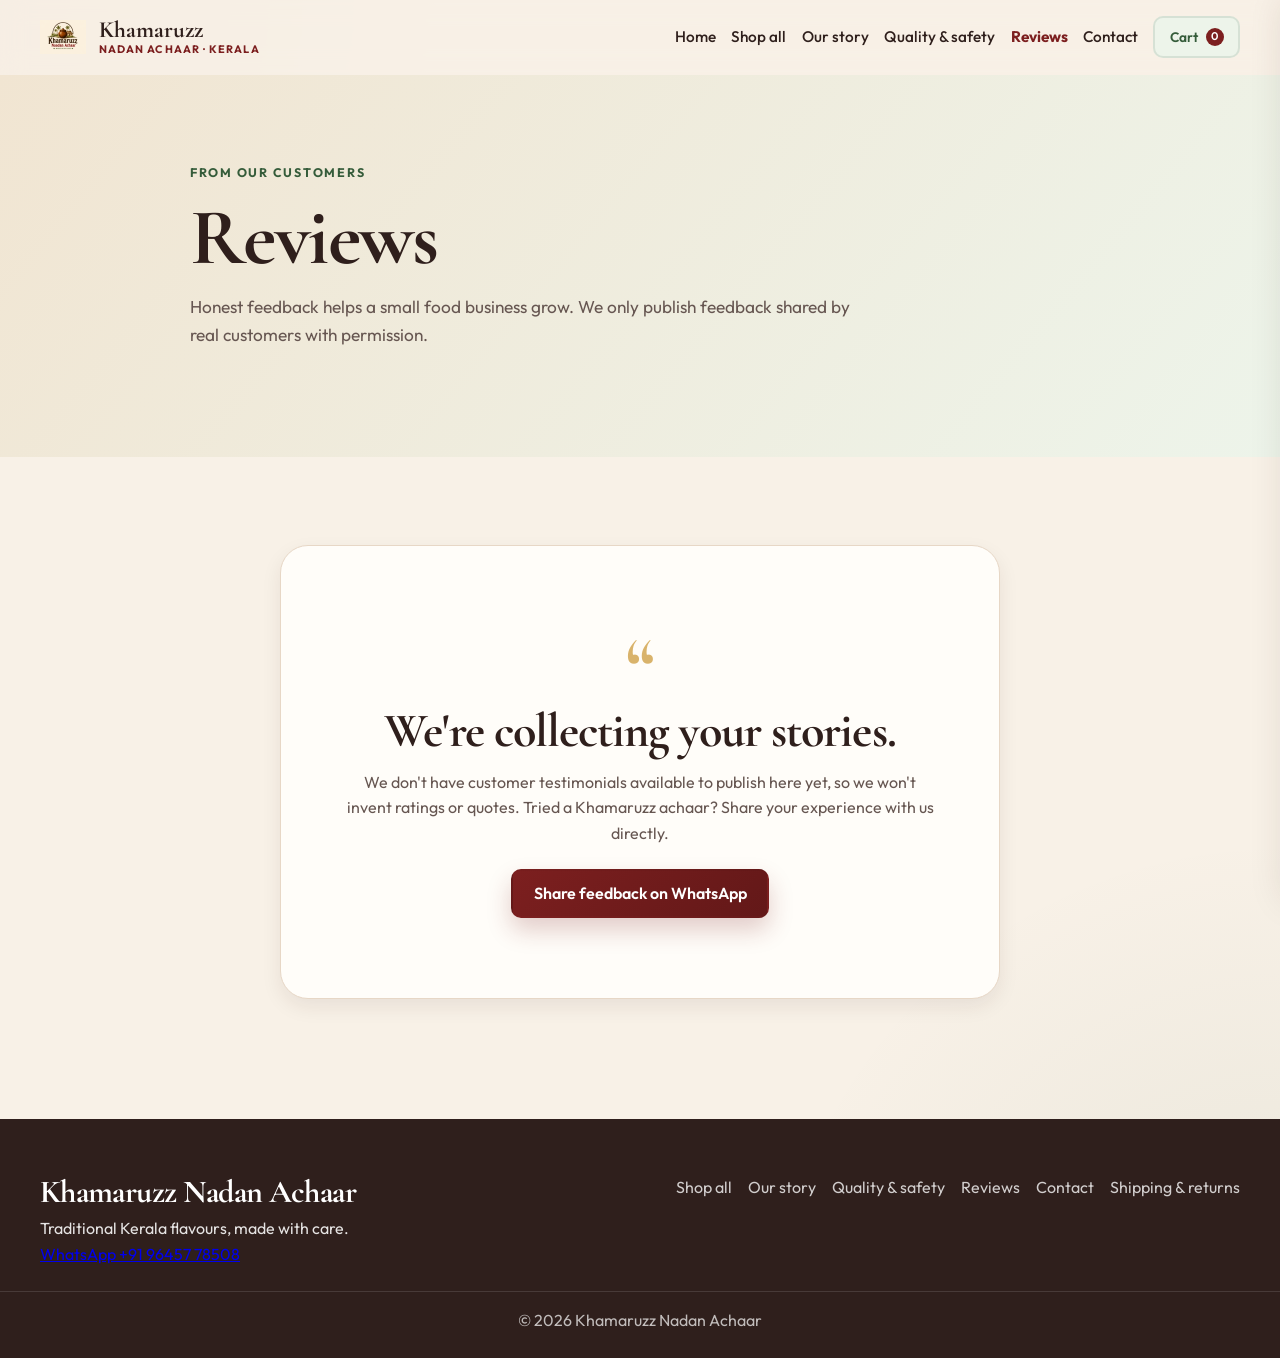
<file: reviews.html>
<!doctype html><html lang="en"><head><meta charset="utf-8"><meta name="viewport" content="width=device-width, initial-scale=1"><meta name="description" content="Read verified customer feedback about Khamaruzz Nadan Achaar. We do not publish fabricated reviews or ratings."><title>Customer Reviews | Khamaruzz Nadan Achaar</title><link rel="icon" href="logo.png"><link rel="preconnect" href="https://fonts.googleapis.com"><link rel="preconnect" href="https://fonts.gstatic.com" crossorigin><link href="https://fonts.googleapis.com/css2?family=Cormorant+Garamond:wght@500;600;700&family=Outfit:wght@400;500;600;700&display=swap" rel="stylesheet"><link rel="stylesheet" href="style.css"><link rel="stylesheet" href="store.css"><script src="script.js" defer></script></head><body><a class="skip-link" href="#main">Skip to content</a><header class="site-header" id="header"><div class="container header-inner"><a class="brand" href="index.html"><img class="brand-logo" src="logo.png" alt="" width="46" height="46"><span class="brand-copy"><span class="brand-name">Khamaruzz</span><span class="brand-tag">Nadan Achaar · Kerala</span></span></a><button class="menu-toggle" id="menuToggle" aria-label="Open menu" aria-expanded="false" aria-controls="mobileNav"><span></span><span></span><span></span></button><nav class="desktop-nav" aria-label="Main navigation"><a href="index.html">Home</a><a href="shop.html">Shop all</a><a href="story.html">Our story</a><a href="quality.html">Quality &amp; safety</a><a href="reviews.html" aria-current="page">Reviews</a><a href="contact.html">Contact</a><button class="btn btn-secondary btn-small" data-open-cart>Cart <span id="cartBadge" hidden>0</span></button></nav></div><nav class="mobile-nav" id="mobileNav" aria-label="Mobile navigation"><a href="index.html">Home</a><a href="shop.html">Shop all</a><a href="story.html">Our story</a><a href="quality.html">Quality &amp; safety</a><a href="reviews.html">Reviews</a><a href="contact.html">Contact</a><a href="shipping.html">Shipping &amp; returns</a><button class="nav-action" data-open-cart>View cart</button></nav></header><main id="main"><section class="page-intro"><div class="container"><p class="eyebrow">From our customers</p><h1>Reviews</h1><p>Honest feedback helps a small food business grow. We only publish feedback shared by real customers with permission.</p></div></section><section class="section"><div class="container reviews-empty"><span class="review-mark" aria-hidden="true">“</span><h2>We're collecting your stories.</h2><p>We don't have customer testimonials available to publish here yet, so we won't invent ratings or quotes. Tried a Khamaruzz achaar? Share your experience with us directly.</p><a class="btn btn-primary" href="https://wa.me/919645778508?text=Hi%2C%20I%27d%20like%20to%20share%20feedback%20about%20my%20Khamaruzz%20order." target="_blank" rel="noopener noreferrer">Share feedback on WhatsApp</a></div></section></main><footer class="site-footer"><div class="container footer-inner"><div><h3>Khamaruzz Nadan Achaar</h3><p>Traditional Kerala flavours, made with care.</p><a href="https://wa.me/919645778508">WhatsApp +91 96457 78508</a></div><nav class="footer-links" aria-label="Footer navigation"><a href="shop.html">Shop all</a><a href="story.html">Our story</a><a href="quality.html">Quality &amp; safety</a><a href="reviews.html">Reviews</a><a href="contact.html">Contact</a><a href="shipping.html">Shipping &amp; returns</a></nav></div><div class="footer-bottom"><div class="container"><p>© <span data-year></span> Khamaruzz Nadan Achaar</p></div></div></footer><div id="storeOverlay" class="drawer-overlay" hidden></div><aside class="side-drawer" id="cartDrawer" aria-label="Shopping cart" aria-hidden="true"><div class="drawer-header"><h2>Your cart</h2><button class="drawer-close" type="button" aria-label="Close cart">×</button></div><div class="drawer-body" id="cartItems"></div><div class="drawer-footer"><div class="drawer-total"><span>Subtotal (product prices)</span><strong id="cartSubtotal">₹0</strong></div><p class="cart-policy-note">Delivery charges, serviceability and final order confirmation are discussed on WhatsApp.</p><button class="btn btn-primary btn-block" id="cartCheckoutBtn">Continue on WhatsApp</button><button class="btn btn-outline btn-block" id="clearCartBtn">Clear cart</button></div></aside><div id="storeToast" class="toast" role="status" aria-live="polite"></div></body></html>
</file>
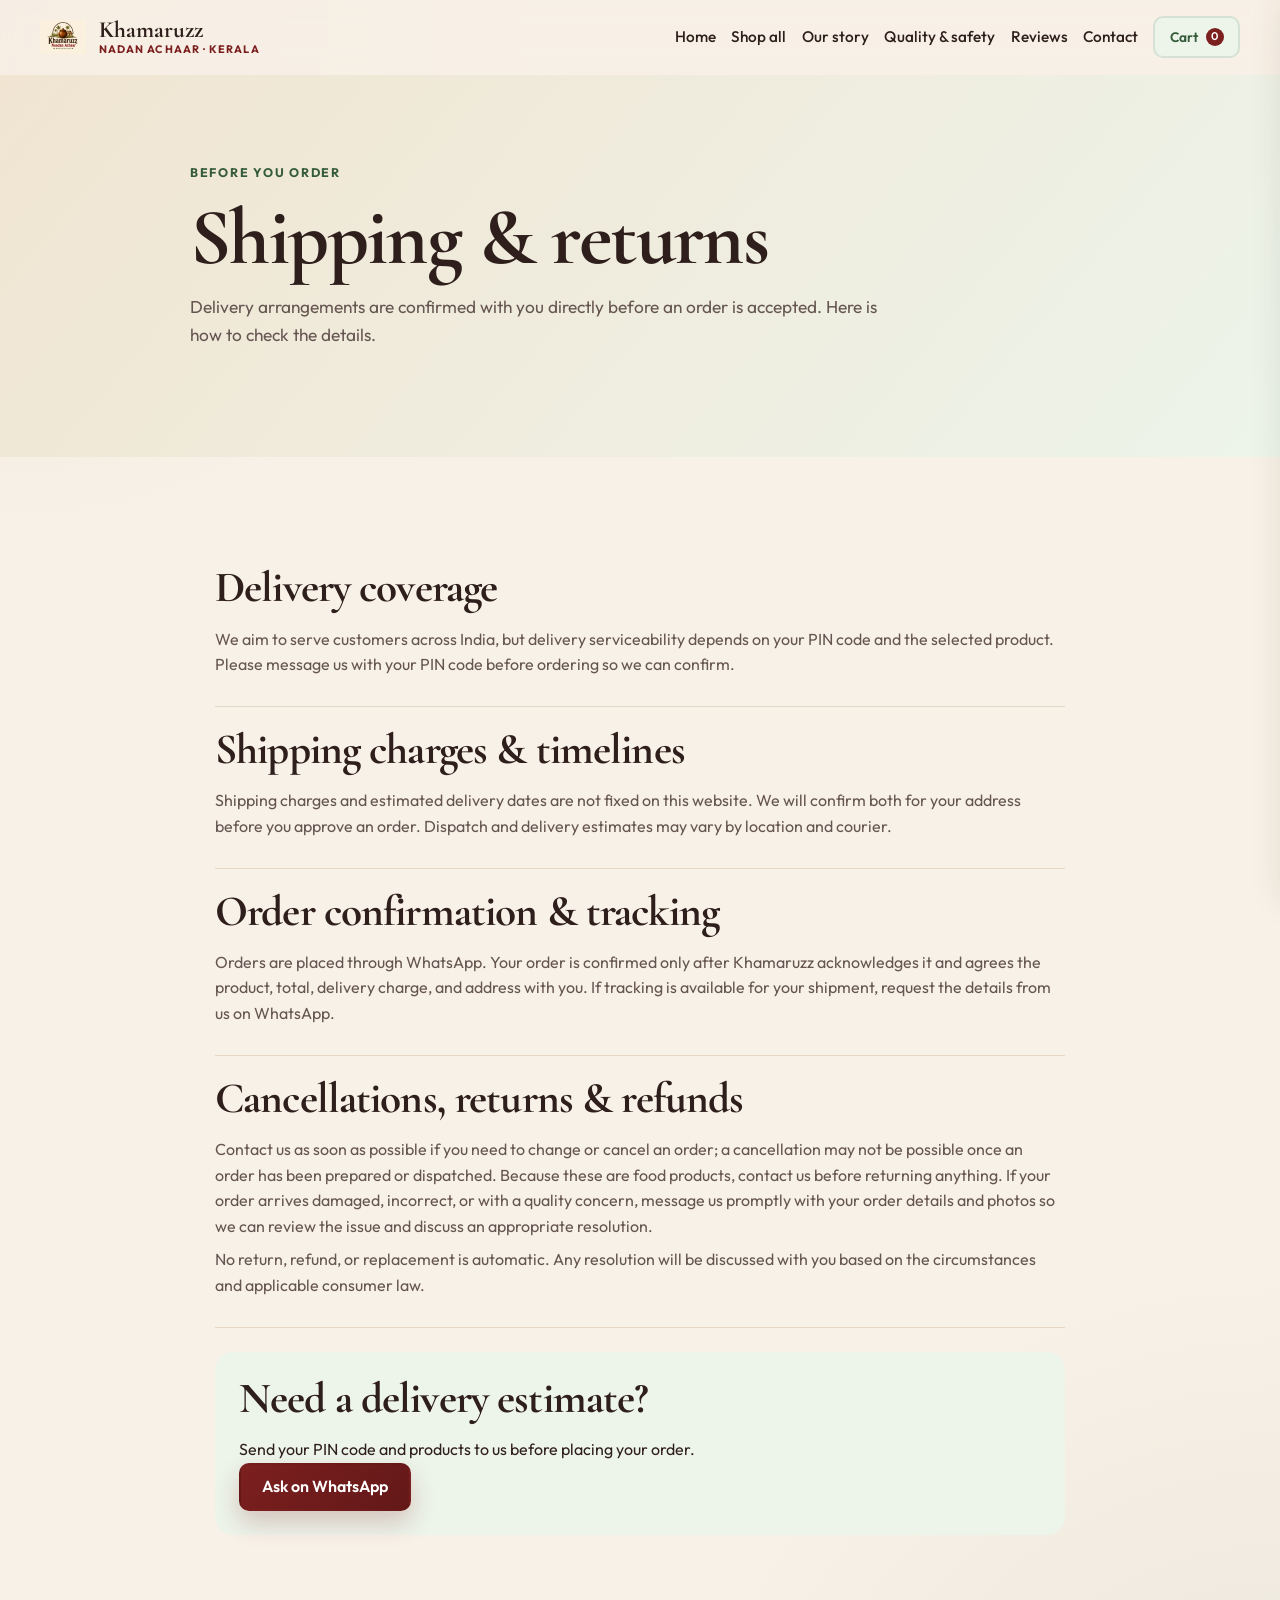
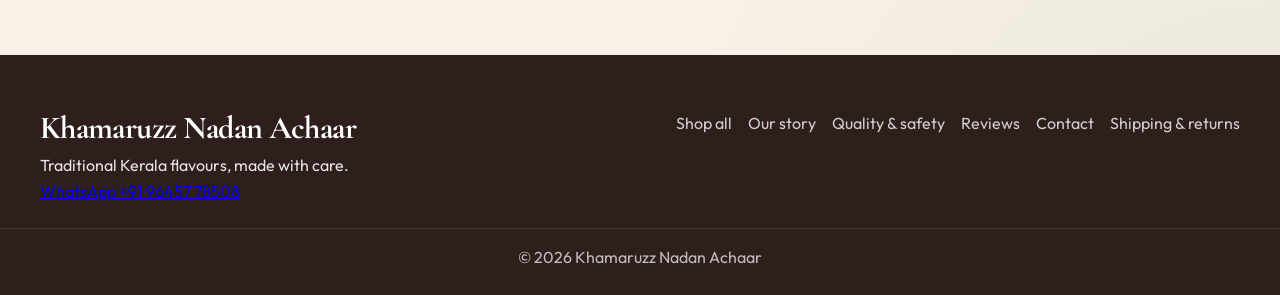
<file: shipping.html>
<!doctype html><html lang="en"><head><meta charset="utf-8"><meta name="viewport" content="width=device-width, initial-scale=1"><meta name="description" content="Understand Khamaruzz Nadan Achaar delivery coverage, shipping charges, delivery estimates, order tracking, cancellations, and returns before ordering."><title>Shipping &amp; Returns | Khamaruzz Nadan Achaar</title><link rel="icon" href="logo.png"><link rel="preconnect" href="https://fonts.googleapis.com"><link rel="preconnect" href="https://fonts.gstatic.com" crossorigin><link href="https://fonts.googleapis.com/css2?family=Cormorant+Garamond:wght@500;600;700&family=Outfit:wght@400;500;600;700&display=swap" rel="stylesheet"><link rel="stylesheet" href="style.css"><link rel="stylesheet" href="store.css"><script src="script.js" defer></script></head><body><a class="skip-link" href="#main">Skip to content</a><header class="site-header" id="header"><div class="container header-inner"><a class="brand" href="index.html"><img class="brand-logo" src="logo.png" alt="" width="46" height="46"><span class="brand-copy"><span class="brand-name">Khamaruzz</span><span class="brand-tag">Nadan Achaar · Kerala</span></span></a><button class="menu-toggle" id="menuToggle" aria-label="Open menu" aria-expanded="false" aria-controls="mobileNav"><span></span><span></span><span></span></button><nav class="desktop-nav" aria-label="Main navigation"><a href="index.html">Home</a><a href="shop.html">Shop all</a><a href="story.html">Our story</a><a href="quality.html">Quality &amp; safety</a><a href="reviews.html">Reviews</a><a href="contact.html">Contact</a><button class="btn btn-secondary btn-small" data-open-cart>Cart <span id="cartBadge" hidden>0</span></button></nav></div><nav class="mobile-nav" id="mobileNav" aria-label="Mobile navigation"><a href="index.html">Home</a><a href="shop.html">Shop all</a><a href="story.html">Our story</a><a href="quality.html">Quality &amp; safety</a><a href="reviews.html">Reviews</a><a href="contact.html">Contact</a><a href="shipping.html" aria-current="page">Shipping &amp; returns</a><button class="nav-action" data-open-cart>View cart</button></nav></header><main id="main"><section class="page-intro"><div class="container"><p class="eyebrow">Before you order</p><h1>Shipping &amp; returns</h1><p>Delivery arrangements are confirmed with you directly before an order is accepted. Here is how to check the details.</p></div></section><section class="section"><div class="container policy-content"><article><h2>Delivery coverage</h2><p>We aim to serve customers across India, but delivery serviceability depends on your PIN code and the selected product. Please message us with your PIN code before ordering so we can confirm.</p></article><article><h2>Shipping charges &amp; timelines</h2><p>Shipping charges and estimated delivery dates are not fixed on this website. We will confirm both for your address before you approve an order. Dispatch and delivery estimates may vary by location and courier.</p></article><article><h2>Order confirmation &amp; tracking</h2><p>Orders are placed through WhatsApp. Your order is confirmed only after Khamaruzz acknowledges it and agrees the product, total, delivery charge, and address with you. If tracking is available for your shipment, request the details from us on WhatsApp.</p></article><article><h2>Cancellations, returns &amp; refunds</h2><p>Contact us as soon as possible if you need to change or cancel an order; a cancellation may not be possible once an order has been prepared or dispatched. Because these are food products, contact us before returning anything. If your order arrives damaged, incorrect, or with a quality concern, message us promptly with your order details and photos so we can review the issue and discuss an appropriate resolution.</p><p>No return, refund, or replacement is automatic. Any resolution will be discussed with you based on the circumstances and applicable consumer law.</p></article><div class="policy-cta"><h2>Need a delivery estimate?</h2><p>Send your PIN code and products to us before placing your order.</p><a class="btn btn-primary" href="https://wa.me/919645778508?text=Hi%2C%20please%20confirm%20delivery%20availability%2C%20charges%2C%20and%20estimated%20delivery%20for%20my%20PIN%20code." target="_blank" rel="noopener noreferrer">Ask on WhatsApp</a></div></div></section></main><footer class="site-footer"><div class="container footer-inner"><div><h3>Khamaruzz Nadan Achaar</h3><p>Traditional Kerala flavours, made with care.</p><a href="https://wa.me/919645778508">WhatsApp +91 96457 78508</a></div><nav class="footer-links" aria-label="Footer navigation"><a href="shop.html">Shop all</a><a href="story.html">Our story</a><a href="quality.html">Quality &amp; safety</a><a href="reviews.html">Reviews</a><a href="contact.html">Contact</a><a href="shipping.html">Shipping &amp; returns</a></nav></div><div class="footer-bottom"><div class="container"><p>© <span data-year></span> Khamaruzz Nadan Achaar</p></div></div></footer><div id="storeOverlay" class="drawer-overlay" hidden></div><aside class="side-drawer" id="cartDrawer" aria-label="Shopping cart" aria-hidden="true"><div class="drawer-header"><h2>Your cart</h2><button class="drawer-close" type="button" aria-label="Close cart">×</button></div><div class="drawer-body" id="cartItems"></div><div class="drawer-footer"><div class="drawer-total"><span>Subtotal (product prices)</span><strong id="cartSubtotal">₹0</strong></div><p class="cart-policy-note">Delivery charges, serviceability and final order confirmation are discussed on WhatsApp.</p><button class="btn btn-primary btn-block" id="cartCheckoutBtn">Continue on WhatsApp</button><button class="btn btn-outline btn-block" id="clearCartBtn">Clear cart</button></div></aside><div id="storeToast" class="toast" role="status" aria-live="polite"></div></body></html>
</file>
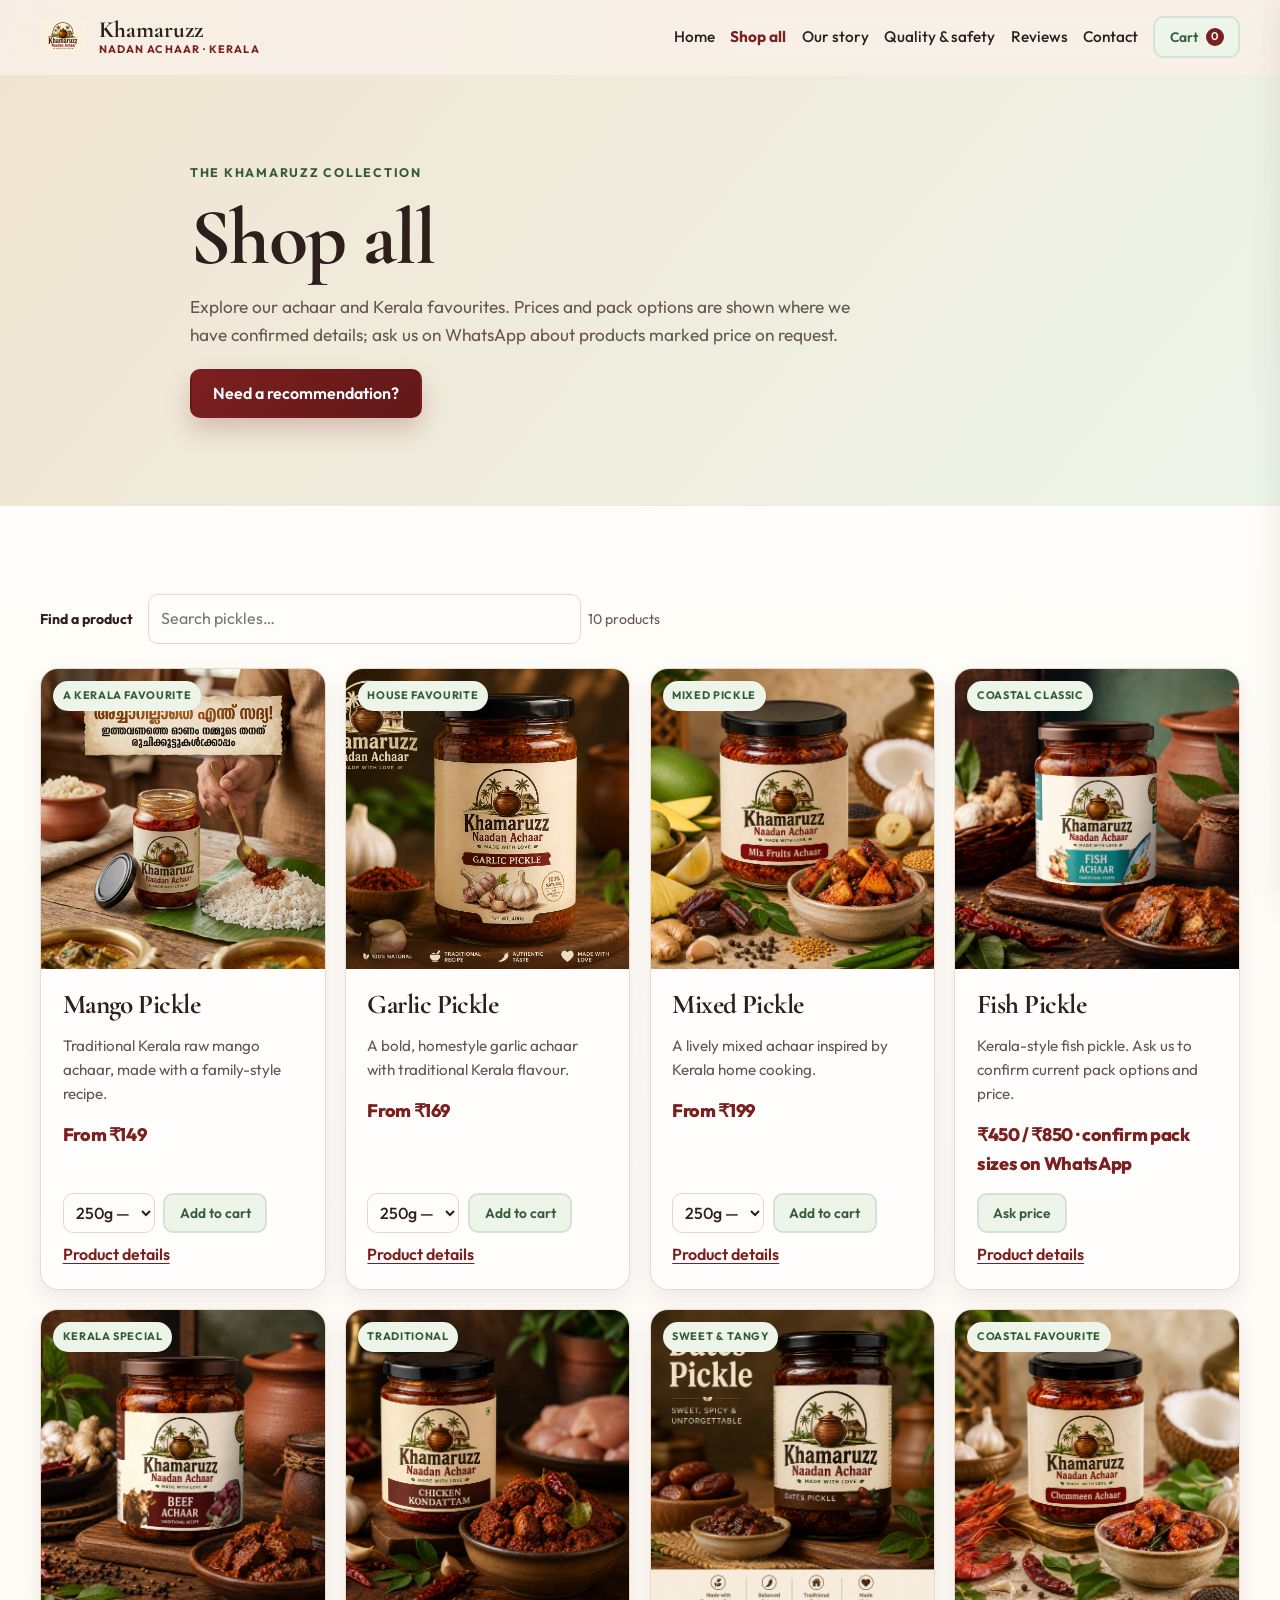
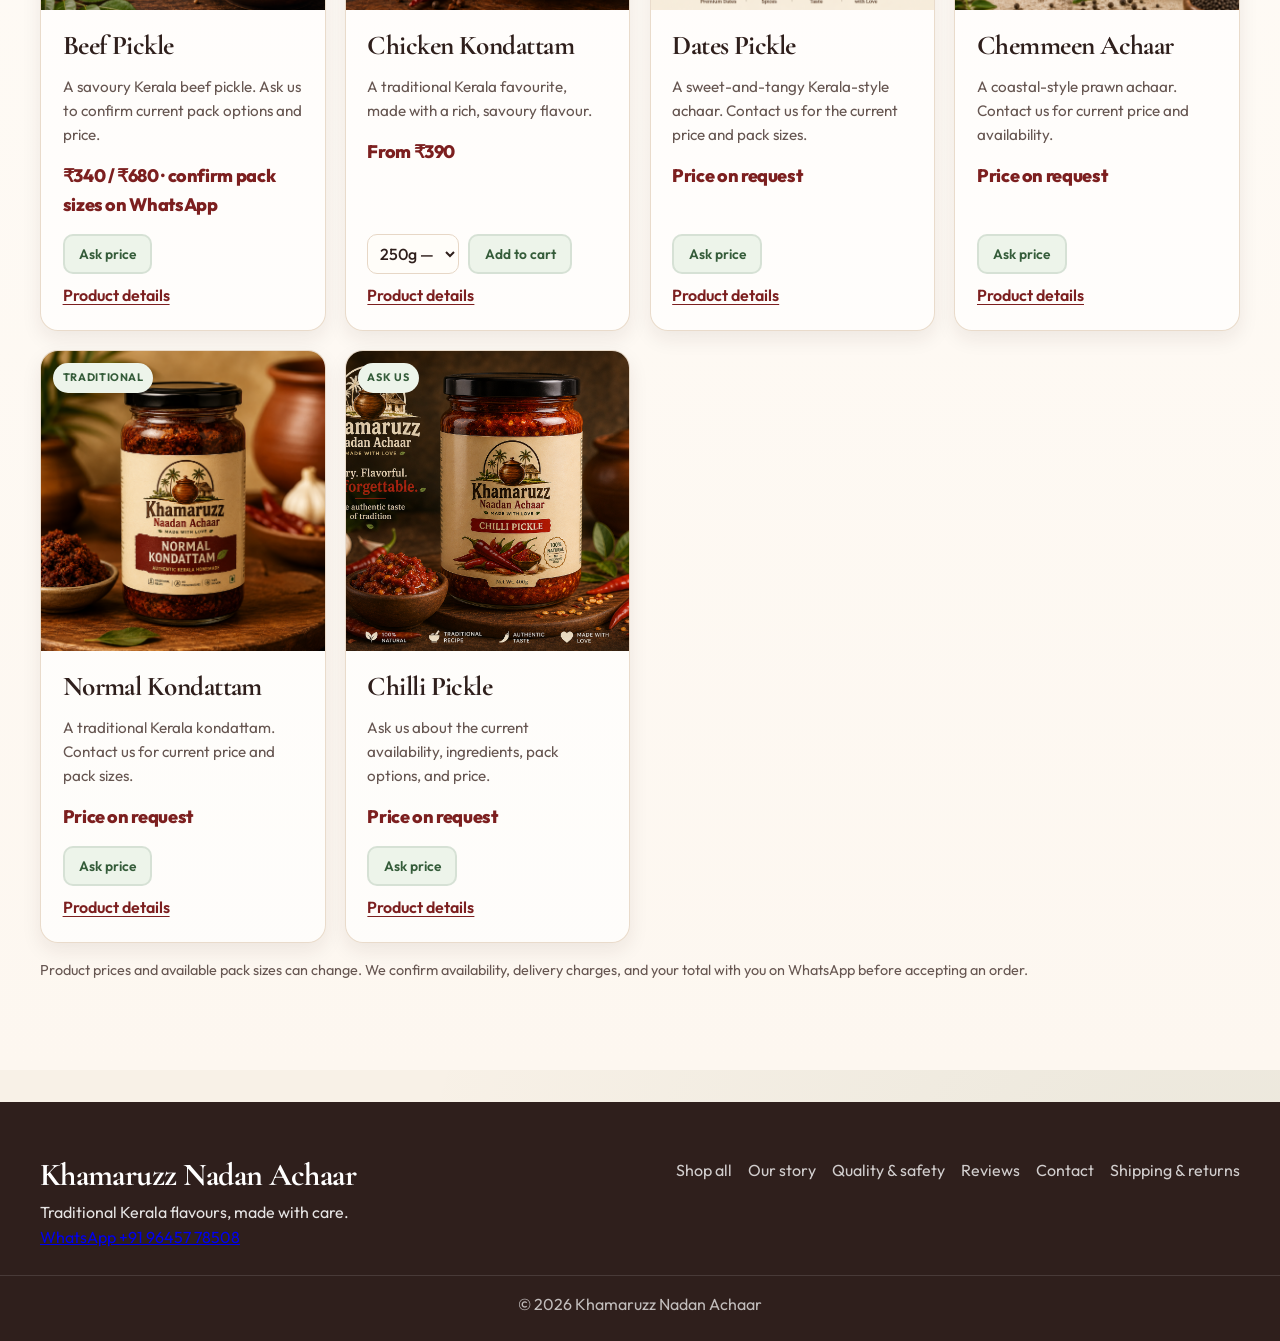
<file: shop.html>
<!doctype html><html lang="en"><head><meta charset="utf-8"><meta name="viewport" content="width=device-width, initial-scale=1"><meta name="description" content="Browse Khamaruzz Nadan Achaar's Kerala pickle collection. See product details and verified prices, then order directly on WhatsApp."><title>Shop All Pickles | Khamaruzz Nadan Achaar</title><link rel="icon" href="logo.png"><link rel="preconnect" href="https://fonts.googleapis.com"><link rel="preconnect" href="https://fonts.gstatic.com" crossorigin><link href="https://fonts.googleapis.com/css2?family=Cormorant+Garamond:wght@500;600;700&family=Outfit:wght@400;500;600;700&display=swap" rel="stylesheet"><link rel="stylesheet" href="style.css"><link rel="stylesheet" href="store.css"><script src="script.js" defer></script></head><body data-page="shop"><a class="skip-link" href="#main">Skip to content</a><header class="site-header" id="header"><div class="container header-inner"><a class="brand" href="index.html"><img class="brand-logo" src="logo.png" alt="" width="46" height="46"><span class="brand-copy"><span class="brand-name">Khamaruzz</span><span class="brand-tag">Nadan Achaar · Kerala</span></span></a><button class="menu-toggle" id="menuToggle" aria-label="Open menu" aria-expanded="false" aria-controls="mobileNav"><span></span><span></span><span></span></button><nav class="desktop-nav" aria-label="Main navigation"><a href="index.html">Home</a><a href="shop.html" aria-current="page">Shop all</a><a href="story.html">Our story</a><a href="quality.html">Quality &amp; safety</a><a href="reviews.html">Reviews</a><a href="contact.html">Contact</a><button class="btn btn-secondary btn-small" data-open-cart>Cart <span id="cartBadge" hidden>0</span></button></nav></div><nav class="mobile-nav" id="mobileNav" aria-label="Mobile navigation"><a href="index.html">Home</a><a href="shop.html">Shop all</a><a href="story.html">Our story</a><a href="quality.html">Quality &amp; safety</a><a href="reviews.html">Reviews</a><a href="contact.html">Contact</a><a href="shipping.html">Shipping &amp; returns</a><button class="nav-action" data-open-cart>View cart</button></nav></header><main id="main"><section class="page-intro"><div class="container"><p class="eyebrow">The Khamaruzz collection</p><h1>Shop all</h1><p>Explore our achaar and Kerala favourites. Prices and pack options are shown where we have confirmed details; ask us on WhatsApp about products marked price on request.</p><a class="btn btn-primary" href="https://wa.me/919645778508?text=Hi%2C%20please%20help%20me%20choose%20an%20achaar." target="_blank" rel="noopener noreferrer">Need a recommendation?</a></div></section><section class="section section-products"><div class="container"><div class="catalog-toolbar"><label for="productSearch">Find a product</label><input id="productSearch" type="search" placeholder="Search pickles…" autocomplete="off"><span id="productCount" aria-live="polite"></span></div><div class="product-grid" id="allProducts" data-product-grid></div><p class="catalog-note">Product prices and available pack sizes can change. We confirm availability, delivery charges, and your total with you on WhatsApp before accepting an order.</p></div></section></main><footer class="site-footer"><div class="container footer-inner"><div><h3>Khamaruzz Nadan Achaar</h3><p>Traditional Kerala flavours, made with care.</p><a href="https://wa.me/919645778508">WhatsApp +91 96457 78508</a></div><nav class="footer-links" aria-label="Footer navigation"><a href="shop.html">Shop all</a><a href="story.html">Our story</a><a href="quality.html">Quality &amp; safety</a><a href="reviews.html">Reviews</a><a href="contact.html">Contact</a><a href="shipping.html">Shipping &amp; returns</a></nav></div><div class="footer-bottom"><div class="container"><p>© <span data-year></span> Khamaruzz Nadan Achaar</p></div></div></footer><div id="storeOverlay" class="drawer-overlay" hidden></div><aside class="side-drawer" id="cartDrawer" aria-label="Shopping cart" aria-hidden="true"><div class="drawer-header"><h2>Your cart</h2><button class="drawer-close" type="button" aria-label="Close cart">×</button></div><div class="drawer-body" id="cartItems"></div><div class="drawer-footer"><div class="drawer-total"><span>Subtotal (product prices)</span><strong id="cartSubtotal">₹0</strong></div><p class="cart-policy-note">Delivery charges, serviceability and final order confirmation are discussed on WhatsApp.</p><button class="btn btn-primary btn-block" id="cartCheckoutBtn">Continue on WhatsApp</button><button class="btn btn-outline btn-block" id="clearCartBtn">Clear cart</button></div></aside><div id="storeToast" class="toast" role="status" aria-live="polite"></div></body></html>
</file>
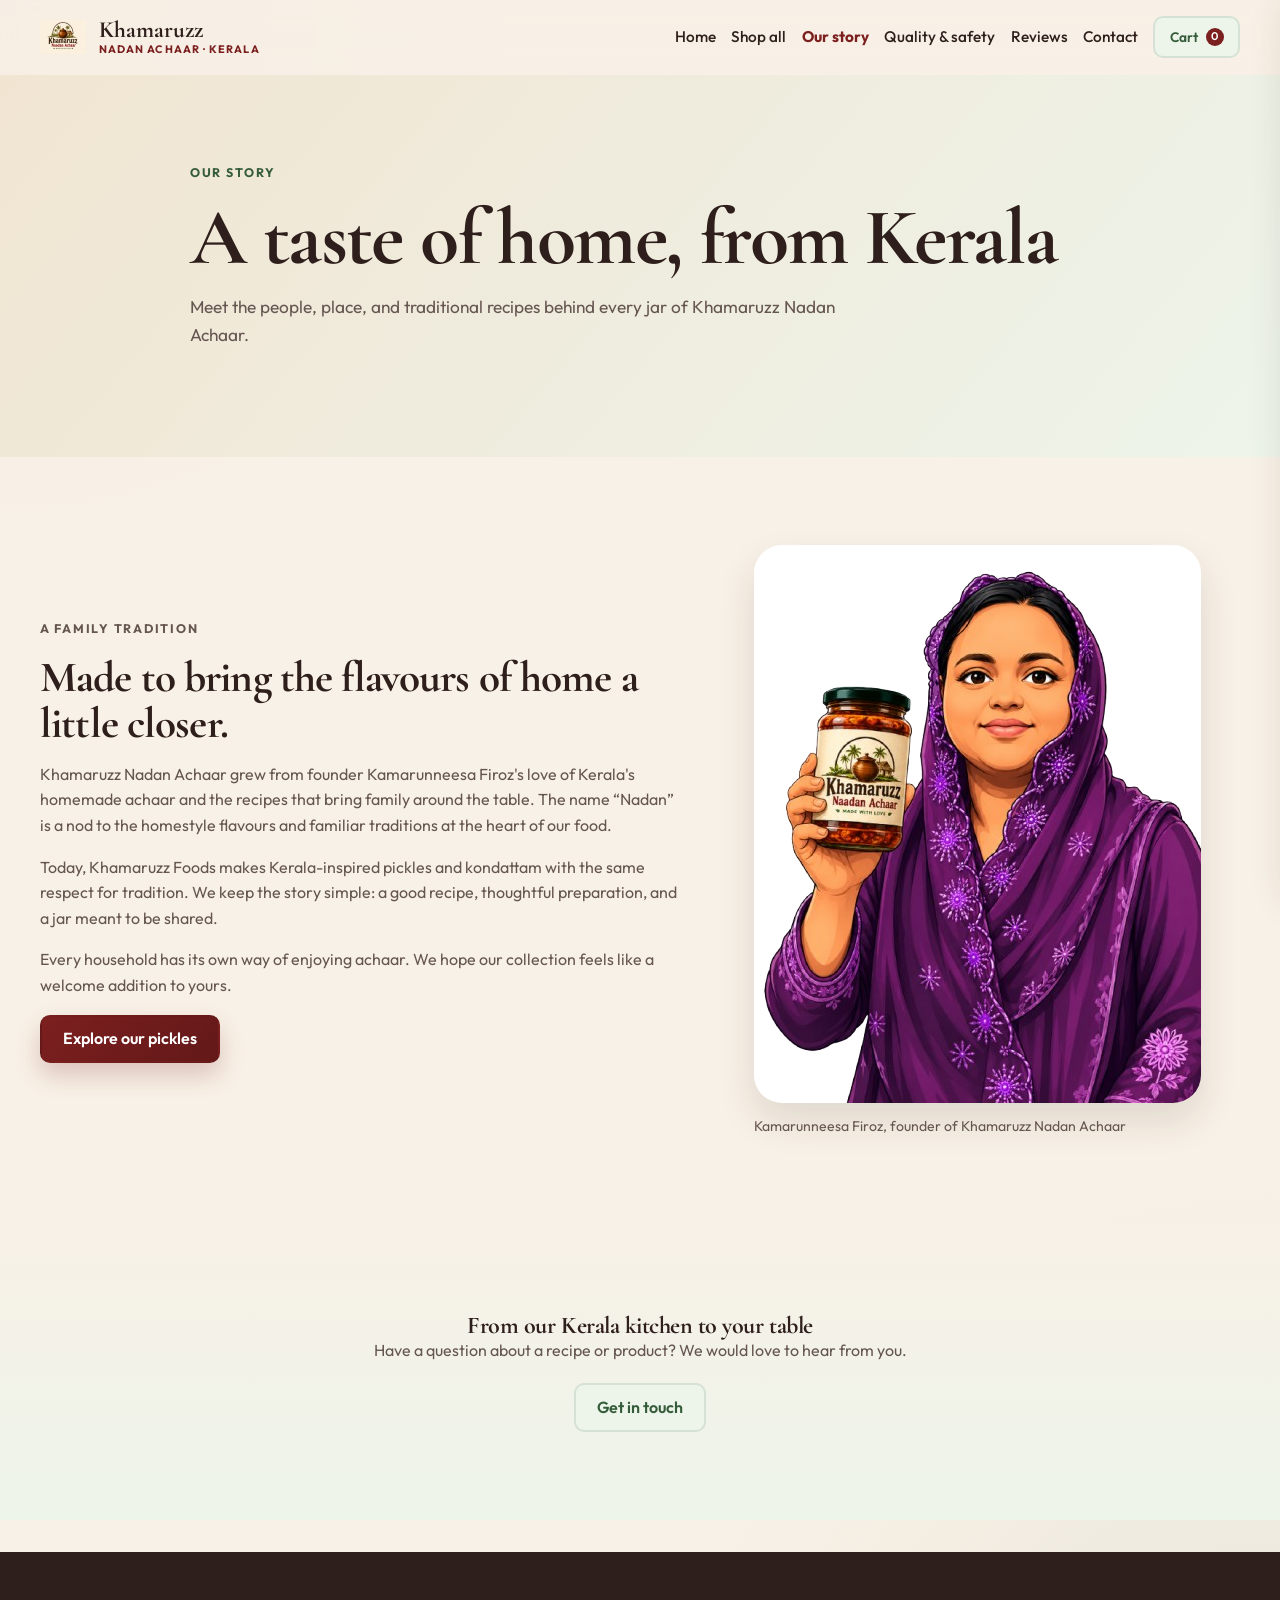
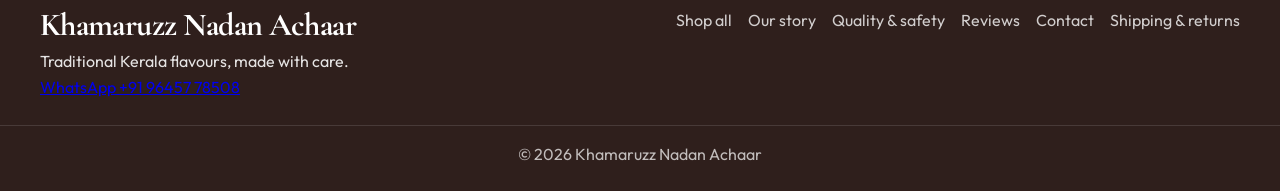
<file: story.html>
<!doctype html><html lang="en"><head><meta charset="utf-8"><meta name="viewport" content="width=device-width, initial-scale=1"><meta name="description" content="Meet the family and Kerala heritage behind Khamaruzz Nadan Achaar, made with traditional recipes by Kamarunneesa Firoz."><title>Our Story | Khamaruzz Nadan Achaar</title><link rel="icon" href="logo.png"><link rel="preconnect" href="https://fonts.googleapis.com"><link rel="preconnect" href="https://fonts.gstatic.com" crossorigin><link href="https://fonts.googleapis.com/css2?family=Cormorant+Garamond:wght@500;600;700&family=Outfit:wght@400;500;600;700&display=swap" rel="stylesheet"><link rel="stylesheet" href="style.css"><link rel="stylesheet" href="store.css"><script src="script.js" defer></script></head><body><a class="skip-link" href="#main">Skip to content</a><header class="site-header" id="header"><div class="container header-inner"><a class="brand" href="index.html"><img class="brand-logo" src="logo.png" alt="" width="46" height="46"><span class="brand-copy"><span class="brand-name">Khamaruzz</span><span class="brand-tag">Nadan Achaar · Kerala</span></span></a><button class="menu-toggle" id="menuToggle" aria-label="Open menu" aria-expanded="false" aria-controls="mobileNav"><span></span><span></span><span></span></button><nav class="desktop-nav" aria-label="Main navigation"><a href="index.html">Home</a><a href="shop.html">Shop all</a><a href="story.html" aria-current="page">Our story</a><a href="quality.html">Quality &amp; safety</a><a href="reviews.html">Reviews</a><a href="contact.html">Contact</a><button class="btn btn-secondary btn-small" data-open-cart>Cart <span id="cartBadge" hidden>0</span></button></nav></div><nav class="mobile-nav" id="mobileNav" aria-label="Mobile navigation"><a href="index.html">Home</a><a href="shop.html">Shop all</a><a href="story.html">Our story</a><a href="quality.html">Quality &amp; safety</a><a href="reviews.html">Reviews</a><a href="contact.html">Contact</a><a href="shipping.html">Shipping &amp; returns</a><button class="nav-action" data-open-cart>View cart</button></nav></header><main id="main"><section class="page-intro"><div class="container"><p class="eyebrow">Our story</p><h1>A taste of home, from Kerala</h1><p>Meet the people, place, and traditional recipes behind every jar of Khamaruzz Nadan Achaar.</p></div></section><section class="section"><div class="container story-page-grid"><div><p class="eyebrow">A family tradition</p><h2>Made to bring the flavours of home a little closer.</h2><p>Khamaruzz Nadan Achaar grew from founder Kamarunneesa Firoz's love of Kerala's homemade achaar and the recipes that bring family around the table. The name “Nadan” is a nod to the homestyle flavours and familiar traditions at the heart of our food.</p><p>Today, Khamaruzz Foods makes Kerala-inspired pickles and kondattam with the same respect for tradition. We keep the story simple: a good recipe, thoughtful preparation, and a jar meant to be shared.</p><p>Every household has its own way of enjoying achaar. We hope our collection feels like a welcome addition to yours.</p><a class="btn btn-primary" href="shop.html">Explore our pickles</a></div><figure class="story-portrait"><img src="kamarunissa.png" alt="Khamaruzz founder Kamarunneesa Firoz" loading="lazy"><figcaption>Kamarunneesa Firoz, founder of Khamaruzz Nadan Achaar</figcaption></figure></div></section><section class="section section-about"><div class="container story-callout"><h2>From our Kerala kitchen to your table</h2><p>Have a question about a recipe or product? We would love to hear from you.</p><a class="btn btn-secondary" href="contact.html">Get in touch</a></div></section></main><footer class="site-footer"><div class="container footer-inner"><div><h3>Khamaruzz Nadan Achaar</h3><p>Traditional Kerala flavours, made with care.</p><a href="https://wa.me/919645778508">WhatsApp +91 96457 78508</a></div><nav class="footer-links" aria-label="Footer navigation"><a href="shop.html">Shop all</a><a href="story.html">Our story</a><a href="quality.html">Quality &amp; safety</a><a href="reviews.html">Reviews</a><a href="contact.html">Contact</a><a href="shipping.html">Shipping &amp; returns</a></nav></div><div class="footer-bottom"><div class="container"><p>© <span data-year></span> Khamaruzz Nadan Achaar</p></div></div></footer><div id="storeOverlay" class="drawer-overlay" hidden></div><aside class="side-drawer" id="cartDrawer" aria-label="Shopping cart" aria-hidden="true"><div class="drawer-header"><h2>Your cart</h2><button class="drawer-close" type="button" aria-label="Close cart">×</button></div><div class="drawer-body" id="cartItems"></div><div class="drawer-footer"><div class="drawer-total"><span>Subtotal (product prices)</span><strong id="cartSubtotal">₹0</strong></div><p class="cart-policy-note">Delivery charges, serviceability and final order confirmation are discussed on WhatsApp.</p><button class="btn btn-primary btn-block" id="cartCheckoutBtn">Continue on WhatsApp</button><button class="btn btn-outline btn-block" id="clearCartBtn">Clear cart</button></div></aside><div id="storeToast" class="toast" role="status" aria-live="polite"></div></body></html>
</file>
<file: style.css>
:root {
  --cream: #f8f1e7;
  --cream-strong: #f1e5d2;
  --brown-dark: #2f1f1c;
  --brown-soft: #4f3b35;
  --maroon: #7c1f1f;
  --maroon-hover: #631818;
  --green-accent: #355c3a;
  --green-light: #edf4ea;
  --gold: #d9b36b;
  --orange-soft: #f0b37c;
  --text-main: #2f1f1c;
  --text-muted: #665651;
  --border-color: #e7d7c6;
  --surface: #fffdf9;
  --shadow-color: rgba(47, 31, 28, 0.14);
  --radius-sm: 10px;
  --radius-md: 18px;
  --radius-lg: 28px;
  --shadow-sm: 0 8px 20px rgba(47, 31, 28, 0.08);
  --shadow-md: 0 18px 38px rgba(47, 31, 28, 0.12);
  --shadow-lg: 0 28px 60px rgba(47, 31, 28, 0.18);
  --transition: 0.3s cubic-bezier(0.4, 0, 0.2, 1);
  --transition-spring: 0.5s cubic-bezier(0.34, 1.56, 0.64, 1);
  --header-height: 74px;
}

* {
  box-sizing: border-box;
  margin: 0;
  padding: 0;
}

html {
  scroll-behavior: smooth;
  -webkit-text-size-adjust: 100%;
}

body {
  margin: 0;
  font-family: "Outfit", sans-serif;
  color: var(--text-main);
  background:
    radial-gradient(circle at top left, rgba(157, 97, 54, 0.08), transparent 24%),
    radial-gradient(circle at bottom right, rgba(53, 92, 58, 0.08), transparent 28%),
    var(--cream);
  line-height: 1.6;
  overflow-x: hidden;
}

body.drawer-open,
body.menu-open {
  overflow: hidden;
}

img {
  max-width: 100%;
  height: auto;
  display: block;
}

button,
input,
select,
textarea {
  font: inherit;
}

.container {
  width: min(1200px, calc(100% - 1.6rem));
  margin: 0 auto;
}

.sr-only {
  position: absolute;
  width: 1px;
  height: 1px;
  padding: 0;
  margin: -1px;
  overflow: hidden;
  clip: rect(0, 0, 0, 0);
  white-space: nowrap;
  border: 0;
}

h1,
h2,
h3,
h4 {
  font-family: "Cormorant Garamond", serif;
  font-weight: 700;
  letter-spacing: -0.02em;
  line-height: 1.05;
}

.skip-link {
  position: absolute;
  top: -48px;
  left: 1rem;
  z-index: 2000;
  background: var(--maroon);
  color: #fff;
  padding: 0.7rem 1rem;
  border-radius: 999px;
  text-decoration: none;
  font-weight: 600;
  transition: top 0.2s ease;
}

.skip-link:focus {
  top: 1rem;
}

.site-header {
  position: sticky;
  top: 0;
  z-index: 500;
  background: rgba(248, 241, 231, 0.8);
  backdrop-filter: blur(12px);
  -webkit-backdrop-filter: blur(12px);
  border-bottom: 1px solid transparent;
  transition: background var(--transition), border-color var(--transition), box-shadow var(--transition);
}

.site-header.is-scrolled {
  background: rgba(255, 253, 249, 0.9);
  border-bottom-color: var(--border-color);
  box-shadow: var(--shadow-sm);
}

.header-inner {
  display: flex;
  align-items: center;
  justify-content: space-between;
  height: var(--header-height);
  gap: 1rem;
}

.brand {
  display: inline-flex;
  align-items: center;
  gap: 0.8rem;
  text-decoration: none;
  color: var(--text-main);
  min-width: 0;
}

.brand-logo {
  width: 46px;
  height: 46px;
  object-fit: contain;
  flex-shrink: 0;
}

.brand-copy {
  display: flex;
  flex-direction: column;
  line-height: 1.1;
}

.brand-name {
  font-family: "Cormorant Garamond", serif;
  font-size: clamp(1.1rem, 2.4vw, 1.45rem);
  font-weight: 700;
  color: var(--brown-dark);
}

.brand-tag {
  font-size: 0.68rem;
  letter-spacing: 0.1em;
  text-transform: uppercase;
  color: var(--maroon);
  font-weight: 700;
}

.desktop-nav {
  display: none;
  align-items: center;
  gap: 1rem;
  margin-left: auto;
}

.desktop-nav a {
  position: relative;
  color: var(--text-main);
  text-decoration: none;
  font-size: 0.96rem;
  font-weight: 500;
}

.desktop-nav a::after {
  content: "";
  position: absolute;
  left: 0;
  bottom: -0.3rem;
  width: 0;
  height: 2px;
  background: var(--maroon);
  transition: width var(--transition);
}

.desktop-nav a:hover::after {
  width: 100%;
}

.icon-button {
  position: relative;
  display: inline-flex;
  align-items: center;
  justify-content: center;
  width: 42px;
  height: 42px;
  border: 1px solid transparent;
  border-radius: 50%;
  background: transparent;
  color: var(--text-main);
  cursor: pointer;
  transition: background var(--transition), border-color var(--transition), transform var(--transition-spring);
}

.icon-button:hover {
  background: var(--green-light);
  border-color: rgba(53, 92, 58, 0.12);
  transform: translateY(-1px);
}

.icon-button svg {
  width: 20px;
  height: 20px;
  fill: currentColor;
}

.cart-badge,
.fav-badge {
  position: absolute;
  top: 2px;
  right: 2px;
  display: flex;
  align-items: center;
  justify-content: center;
  min-width: 18px;
  height: 18px;
  padding: 0 5px;
  border-radius: 999px;
  background: var(--maroon);
  color: #fff;
  font-size: 0.63rem;
  font-weight: 700;
  line-height: 1;
}

.menu-toggle {
  display: flex;
  flex-direction: column;
  justify-content: center;
  gap: 5px;
  width: 44px;
  height: 44px;
  background: transparent;
  border: none;
  border-radius: 10px;
  cursor: pointer;
  padding: 10px;
  transition: background var(--transition);
}

.menu-toggle:hover {
  background: rgba(53, 92, 58, 0.08);
}

.menu-toggle span {
  width: 22px;
  height: 2px;
  background: var(--text-main);
  border-radius: 2px;
  transition: transform var(--transition), opacity var(--transition);
}

.menu-toggle[aria-expanded="true"] span:nth-child(1) {
  transform: translateY(7px) rotate(45deg);
}

.menu-toggle[aria-expanded="true"] span:nth-child(2) {
  opacity: 0;
}

.menu-toggle[aria-expanded="true"] span:nth-child(3) {
  transform: translateY(-7px) rotate(-45deg);
}

.mobile-nav {
  position: fixed;
  top: var(--header-height);
  left: 0;
  right: 0;
  bottom: 0;
  display: flex;
  flex-direction: column;
  gap: 0.25rem;
  padding: 1.2rem 1rem 2rem;
  background: rgba(248, 241, 231, 0.98);
  z-index: 499;
  visibility: hidden;
  pointer-events: none;
  transform: translateX(100%);
  transition: transform 0.35s ease, visibility 0.35s ease;
  overflow-y: auto;
}

.mobile-nav.is-open {
  visibility: visible;
  pointer-events: auto;
  transform: translateX(0);
}

.mobile-nav a,
.nav-action {
  display: block;
  width: 100%;
  padding: 0.85rem 0;
  border: none;
  border-bottom: 1px solid var(--border-color);
  background: transparent;
  text-align: left;
  color: var(--text-main);
  text-decoration: none;
  font-weight: 500;
  cursor: pointer;
}

.hero {
  padding: clamp(3rem, 6vw, 6rem) 0 clamp(2.4rem, 6vw, 4.5rem);
  background:
    radial-gradient(circle at top right, rgba(124, 31, 31, 0.08), transparent 25%),
    radial-gradient(circle at bottom left, rgba(53, 92, 58, 0.1), transparent 30%),
    var(--cream);
}

.hero-grid {
  display: grid;
  grid-template-columns: 1fr;
  gap: clamp(2rem, 4vw, 4rem);
  align-items: center;
}

.hero-copy {
  order: 2;
}

.hero-visual {
  order: 1;
  position: relative;
}

.hero-visual::before {
  content: "";
  position: absolute;
  inset: -10% -8% -12% -8%;
  background: radial-gradient(circle, rgba(124, 31, 31, 0.12), transparent 64%);
  border-radius: 50%;
  z-index: 0;
  animation: heroGlow 4s ease-in-out infinite alternate;
}

@keyframes heroGlow {
  from {
    transform: scale(0.96);
    opacity: 0.65;
  }
  to {
    transform: scale(1.04);
    opacity: 1;
  }
}

.hero-image {
  position: relative;
  z-index: 1;
  width: min(100%, 520px);
  margin: 0 auto;
  border-radius: var(--radius-lg);
  box-shadow: var(--shadow-lg);
}

.eyebrow {
  text-transform: uppercase;
  letter-spacing: 0.14em;
  color: var(--green-accent);
  font-size: 0.78rem;
  font-weight: 700;
  margin-bottom: 0.8rem;
}

.hero-copy h1 {
  font-size: clamp(2.7rem, 6vw, 5rem);
  line-height: 0.98;
  letter-spacing: -0.04em;
  margin-bottom: 1rem;
  color: var(--brown-dark);
}

.hero-lead {
  color: var(--text-muted);
  font-size: clamp(1.02rem, 2vw, 1.18rem);
  max-width: 560px;
  margin-bottom: 1.5rem;
}

.hero-actions {
  display: flex;
  flex-wrap: wrap;
  gap: 0.8rem;
  margin-bottom: 1.6rem;
}

.trust-list {
  list-style: none;
  display: flex;
  flex-wrap: wrap;
  gap: 0.5rem 1rem;
  color: var(--text-main);
  font-size: 0.92rem;
  font-weight: 500;
}

.trust-list li {
  position: relative;
  padding-left: 1rem;
}

.trust-list li::before {
  content: "•";
  position: absolute;
  left: 0;
  color: var(--maroon);
  font-weight: 700;
}

.btn {
  display: inline-flex;
  align-items: center;
  justify-content: center;
  gap: 0.5rem;
  padding: 0.8rem 1.3rem;
  border: 2px solid transparent;
  border-radius: var(--radius-sm);
  font-weight: 600;
  font-family: inherit;
  text-decoration: none;
  cursor: pointer;
  transition: all var(--transition);
  line-height: 1.2;
}

.btn:hover {
  transform: translateY(-1px);
}

.btn-primary {
  background: linear-gradient(135deg, var(--maroon), var(--maroon-hover));
  color: #fff;
  box-shadow: 0 12px 24px rgba(124, 31, 31, 0.22);
}

.btn-primary:hover {
  background: linear-gradient(135deg, var(--brown-dark), #4d342d);
}

.btn-secondary {
  background: var(--green-light);
  border-color: rgba(53, 92, 58, 0.12);
  color: var(--green-accent);
}

.btn-secondary:hover {
  background: #e4efe1;
}

.btn-outline {
  border-color: rgba(47, 31, 28, 0.3);
  background: transparent;
  color: var(--text-main);
}

.btn-large {
  min-height: 52px;
  padding-inline: 1.5rem;
}

.btn-small {
  padding: 0.6rem 0.9rem;
  font-size: 0.86rem;
}

.btn-block {
  width: 100%;
}

.btn-sm {
  padding: 0.5rem 0.85rem;
  font-size: 0.8rem;
}

.section {
  padding: clamp(3.2rem, 7vw, 5.5rem) 0;
}

.section-products {
  background: linear-gradient(180deg, #fffdf9 0%, #fdf7f0 100%);
}

.section-about {
  background: linear-gradient(180deg, var(--cream) 0%, var(--green-light) 100%);
}

.section-contact {
  background: var(--surface);
}

.section-header {
  max-width: 680px;
  margin: 0 auto 2.4rem;
  text-align: center;
}

.section-header h2 {
  font-size: clamp(2rem, 4vw, 3rem);
  color: var(--brown-dark);
  margin-bottom: 0.65rem;
}

.section-header p {
  color: var(--text-muted);
}

.product-grid {
  display: grid;
  grid-template-columns: 1fr;
  gap: 1.6rem;
}

.product-card {
  display: flex;
  flex-direction: column;
  background: rgba(255, 255, 255, 0.66);
  border: 1px solid rgba(231, 215, 198, 0.9);
  border-radius: var(--radius-md);
  overflow: hidden;
  box-shadow: var(--shadow-sm);
  transition: transform var(--transition-spring), box-shadow var(--transition), border-color var(--transition);
}

.product-card:hover {
  transform: translateY(-6px);
  border-color: rgba(124, 31, 31, 0.25);
  box-shadow: var(--shadow-md);
}

.product-image {
  position: relative;
  background: linear-gradient(180deg, #f7efe6 0%, #f2e4d4 100%);
  overflow: hidden;
}

.product-image img {
  width: 100%;
  height: clamp(220px, 33vw, 300px);
  object-fit: cover;
  transition: transform 0.6s ease;
}

.product-card:hover .product-image img {
  transform: scale(1.04);
}

.btn-favorite {
  position: absolute;
  top: 12px;
  right: 12px;
  z-index: 2;
  display: inline-flex;
  align-items: center;
  justify-content: center;
  width: 42px;
  height: 42px;
  border: none;
  border-radius: 50%;
  background: rgba(255, 255, 255, 0.96);
  color: #b8a89f;
  box-shadow: var(--shadow-sm);
  font-size: 1.2rem;
  cursor: pointer;
  transition: transform var(--transition-spring), color var(--transition), background var(--transition);
}

.btn-favorite:hover {
  transform: scale(1.08);
}

.btn-favorite.is-active {
  color: var(--maroon);
  background: #fff;
}

.product-body {
  display: flex;
  flex-direction: column;
  flex: 1;
  gap: 0.9rem;
  padding: 1.35rem;
}

.product-topline {
  display: flex;
  align-items: start;
  justify-content: space-between;
  gap: 0.75rem;
}

.product-topline h3 {
  font-size: clamp(1.7rem, 3vw, 2.1rem);
  color: var(--brown-dark);
}

.product-tag {
  display: inline-flex;
  align-items: center;
  justify-content: center;
  padding: 0.38rem 0.6rem;
  border-radius: 999px;
  background: var(--green-light);
  color: var(--green-accent);
  font-size: 0.68rem;
  font-weight: 700;
  letter-spacing: 0.06em;
  text-transform: uppercase;
}

.product-desc {
  color: var(--text-muted);
  font-size: 0.95rem;
  min-height: 52px;
}

.product-meta {
  display: flex;
  justify-content: space-between;
  align-items: center;
  gap: 0.8rem;
  flex-wrap: wrap;
  margin-top: 0.15rem;
}

.product-size {
  width: 92px;
  border: 1px solid var(--border-color);
  background: var(--cream);
  border-radius: var(--radius-sm);
  padding: 0.6rem 0.65rem;
  color: var(--text-main);
  font-weight: 500;
}

.qty-group {
  display: inline-flex;
  align-items: center;
  border: 1px solid var(--border-color);
  background: rgba(255, 255, 255, 0.9);
  border-radius: 12px;
  overflow: hidden;
}

.qty-button {
  width: 30px;
  height: 34px;
  background: transparent;
  border: none;
  color: var(--text-main);
  font-size: 1.2rem;
  cursor: pointer;
}

.qty-input {
  width: 56px;
  height: 34px;
  border: none;
  background: transparent;
  text-align: center;
  font-weight: 700;
  color: var(--text-main);
}

.qty-input:focus {
  outline: none;
}

.product-foot {
  display: flex;
  align-items: center;
  justify-content: space-between;
  gap: 0.8rem;
  margin-top: auto;
}

.product-price {
  font-size: 1.4rem;
  font-weight: 800;
  color: var(--maroon);
  letter-spacing: -0.02em;
}

.benefit-grid,
.about-grid,
.contact-grid {
  display: grid;
  grid-template-columns: 1fr;
  gap: clamp(1.4rem, 3vw, 2.4rem);
}

.benefit-card {
  background: rgba(255, 255, 255, 0.7);
  border: 1px solid rgba(231, 215, 198, 0.9);
  border-radius: var(--radius-md);
  padding: 1.5rem;
  box-shadow: var(--shadow-sm);
}

.benefit-icon {
  display: inline-flex;
  width: 52px;
  height: 52px;
  align-items: center;
  justify-content: center;
  border-radius: 14px;
  background: var(--green-light);
  font-size: 1.5rem;
  margin-bottom: 0.9rem;
}

.benefit-card h3 {
  font-size: clamp(1.5rem, 2.6vw, 1.9rem);
  color: var(--brown-dark);
  margin-bottom: 0.5rem;
}

.benefit-card p,
.about-text p,
.contact-copy p {
  color: var(--text-muted);
}

.about-panel {
  display: grid;
  gap: 0.9rem;
}

.mini-stat {
  display: flex;
  flex-direction: column;
  gap: 0.2rem;
  padding: 1.1rem 1.2rem;
  background: rgba(255, 255, 255, 0.7);
  border: 1px solid rgba(53, 92, 58, 0.1);
  border-radius: var(--radius-md);
}

.mini-stat strong {
  color: var(--brown-dark);
  font-size: 1.18rem;
}

.mini-stat span {
  color: var(--text-muted);
}

.contact-details {
  display: flex;
  flex-direction: column;
  gap: 0.6rem;
  margin-top: 1.2rem;
}

.contact-details a {
  color: var(--maroon);
  text-decoration: none;
  font-weight: 600;
}

.checkout-form {
  background: linear-gradient(180deg, rgba(248, 241, 231, 0.9), rgba(255, 255, 255, 0.9));
  border: 1px solid var(--border-color);
  border-radius: var(--radius-lg);
  padding: clamp(1.2rem, 4vw, 2.1rem);
  box-shadow: var(--shadow-sm);
}

.form-row {
  display: grid;
  grid-template-columns: 1fr;
  gap: 1rem;
}

.form-row-product {
  margin-bottom: 0.8rem;
}

.form-group {
  margin-bottom: 1rem;
}

.form-group label {
  display: block;
  margin-bottom: 0.45rem;
  font-size: 0.85rem;
  font-weight: 600;
  color: var(--brown-dark);
}

.form-group input,
.form-group select,
.form-group textarea {
  width: 100%;
  border: 1px solid var(--border-color);
  border-radius: var(--radius-sm);
  padding: 0.8rem 0.9rem;
  background: rgba(255, 255, 255, 0.76);
  color: var(--text-main);
  transition: border-color var(--transition), box-shadow var(--transition);
}

.form-group input:focus,
.form-group select:focus,
.form-group textarea:focus {
  outline: none;
  border-color: rgba(53, 92, 58, 0.8);
  box-shadow: 0 0 0 3px rgba(53, 92, 58, 0.12);
}

.form-cart-notice {
  margin: 0.35rem 0 1rem;
  padding: 0.85rem 1rem;
  border-radius: var(--radius-sm);
  background: var(--green-light);
  border: 1px solid rgba(53, 92, 58, 0.18);
  color: var(--green-accent);
  font-size: 0.92rem;
}

.form-cart-notice strong {
  color: var(--brown-dark);
}

.checkout-status {
  min-height: 1.2rem;
  margin-bottom: 0.5rem;
  color: var(--maroon);
  font-size: 0.9rem;
}

.side-drawer {
  position: fixed;
  top: 0;
  right: 0;
  width: min(100%, 420px);
  height: 100dvh;
  display: flex;
  flex-direction: column;
  background: var(--surface);
  z-index: 601;
  transform: translateX(105%);
  transition: transform 0.35s ease;
  box-shadow: -16px 0 35px rgba(47, 31, 28, 0.12);
}

.side-drawer.is-open {
  transform: translateX(0);
}

.drawer-header {
  display: flex;
  align-items: center;
  justify-content: space-between;
  padding: 1.2rem 1.1rem;
  background: linear-gradient(180deg, #f9f2ea, #f0e7dc);
  border-bottom: 1px solid var(--border-color);
}

.drawer-header h2 {
  font-size: clamp(1.7rem, 3vw, 2rem);
  color: var(--brown-dark);
}

.drawer-close {
  width: 40px;
  height: 40px;
  border: none;
  background: transparent;
  border-radius: 50%;
  color: var(--text-muted);
  font-size: 1.8rem;
  cursor: pointer;
}

.drawer-body {
  flex: 1;
  padding: 1rem 1.1rem;
  overflow-y: auto;
}

.drawer-footer {
  padding: 1rem 1.1rem 1.2rem;
  background: linear-gradient(180deg, #f9f2ea, #f2e8dc);
  border-top: 1px solid var(--border-color);
}

.drawer-total {
  display: flex;
  justify-content: space-between;
  align-items: center;
  margin-bottom: 0.9rem;
  font-weight: 700;
  color: var(--brown-dark);
}

.drawer-empty {
  color: var(--text-muted);
  line-height: 1.6;
}

.cart-item,
.fav-item {
  display: flex;
  align-items: center;
  justify-content: space-between;
  gap: 0.8rem;
  padding: 0.9rem 0;
  border-bottom: 1px solid var(--border-color);
}

.cart-item h4,
.fav-item h4 {
  color: var(--brown-dark);
  font-size: 1.1rem;
}

.cart-item-meta,
.fav-item-meta {
  color: var(--text-muted);
  font-size: 0.8rem;
}

.cart-item-price {
  color: var(--maroon);
  font-size: 1rem;
}

.cart-qty-controls {
  display: inline-flex;
  align-items: center;
  margin-top: 0.5rem;
  border: 1px solid var(--border-color);
  border-radius: 10px;
  overflow: hidden;
  background: var(--surface);
}

.btn-qty {
  width: 28px;
  height: 30px;
  border: none;
  background: transparent;
  color: var(--text-main);
  cursor: pointer;
  font-size: 1.15rem;
}

.drawer-overlay {
  position: fixed;
  inset: 0;
  z-index: 600;
  background: rgba(47, 31, 28, 0.48);
  opacity: 0;
  transition: opacity 0.2s ease;
}

.toast {
  position: fixed;
  left: 50%;
  bottom: 1.25rem;
  transform: translate(-50%, 20px);
  padding: 0.82rem 1rem;
  border-radius: 999px;
  background: rgba(47, 31, 28, 0.96);
  color: white;
  font-size: 0.84rem;
  box-shadow: var(--shadow-md);
  opacity: 0;
  pointer-events: none;
  transition: opacity var(--transition), transform var(--transition);
  z-index: 700;
}

.toast.is-visible {
  opacity: 1;
  transform: translate(-50%, 0);
}

.site-footer {
  background: var(--brown-dark);
  color: rgba(255, 255, 255, 0.88);
  padding-top: clamp(2.5rem, 5vw, 3.5rem);
}

.footer-inner {
  display: grid;
  gap: 1rem;
  align-items: start;
}

.site-footer h3 {
  font-size: 2rem;
  color: #fff;
  margin-bottom: 0.5rem;
}

.footer-links {
  display: flex;
  flex-wrap: wrap;
  gap: 1rem;
}

.footer-links a {
  color: rgba(255, 255, 255, 0.78);
  text-decoration: none;
}

.footer-bottom {
  margin-top: 1.5rem;
  padding: 1rem 0 1.5rem;
  border-top: 1px solid rgba(255, 255, 255, 0.12);
}

.footer-bottom p {
  text-align: center;
  color: rgba(255, 255, 255, 0.7);
}

[data-reveal] {
  opacity: 0;
  transform: translateY(24px);
  transition: opacity 0.7s ease, transform 0.7s ease;
}

[data-reveal].is-visible {
  opacity: 1;
  transform: translateY(0);
}

@media (min-width: 768px) {
  .desktop-nav {
    display: flex;
  }

  .menu-toggle {
    display: none;
  }

  .mobile-nav {
    display: none;
  }

  .hero-grid,
  .benefit-grid,
  .about-grid,
  .contact-grid {
    grid-template-columns: 1.05fr 0.95fr;
  }

  .hero-copy {
    order: 1;
  }

  .hero-visual {
    order: 2;
  }

  .product-grid {
    grid-template-columns: repeat(2, minmax(0, 1fr));
  }

  .form-row {
    grid-template-columns: repeat(2, minmax(0, 1fr));
  }

  .footer-inner {
    grid-template-columns: 1fr auto;
  }
}

@media (min-width: 1100px) {
  .product-grid {
    grid-template-columns: repeat(3, minmax(0, 1fr));
  }
}

@media (max-width: 767px) {
  .site-header {
    background: rgba(248, 241, 231, 0.95);
  }

  .hero-copy h1 {
    max-width: 12ch;
  }

  .hero-actions {
    flex-direction: column;
  }

  .hero-actions .btn {
    width: 100%;
  }

  .product-topline {
    flex-direction: column;
    align-items: flex-start;
  }

  .product-foot {
    flex-direction: column;
    align-items: stretch;
  }

  .product-price {
    align-self: flex-start;
  }
}

@media (prefers-reduced-motion: reduce) {
  *, *::before, *::after {
    animation: none !important;
    transition: none !important;
    scroll-behavior: auto !important;
  }
}
</file>
<file: store.css>
/* Multi-page storefront additions; the existing brand palette and type system remain in style.css. */
:root{--store-ink:#2f1f1c;--store-green:#355c3a;--store-line:#e7d7c6}
.site-header .desktop-nav{gap:clamp(.55rem,1.2vw,1.1rem)}
.desktop-nav a[aria-current=page],.mobile-nav a[aria-current=page]{color:var(--maroon);font-weight:700}
.desktop-nav button{white-space:nowrap;position:relative}
#cartBadge{display:inline-grid;place-items:center;min-width:18px;height:18px;padding:0 4px;border-radius:20px;background:var(--maroon);color:#fff;font-size:.7rem}
.mobile-nav{z-index:550}
.page-intro{padding:clamp(3rem,7vw,5.5rem) 0;background:linear-gradient(130deg,#f1e5d2,#edf4ea)}
.page-intro .container{max-width:900px}.page-intro h1{font-size:clamp(2.8rem,7vw,5rem);color:var(--brown-dark);margin:0 0 .85rem}.page-intro p:not(.eyebrow){max-width:690px;color:var(--text-muted);font-size:1.08rem;margin-bottom:1.3rem}
.product-grid{grid-template-columns:repeat(auto-fit,minmax(min(100%,245px),1fr));gap:1.2rem}.product-card{min-width:0}.product-image-link{display:block}.product-image-link .product-tag{position:absolute;left:12px;top:12px}.product-topline h2{font-size:1.7rem}.product-topline h2 a{color:inherit;text-decoration:none}.product-topline h2 a:hover{color:var(--maroon)}.product-desc{min-height:0}.product-card .product-price{margin:0;color:var(--maroon);font-size:1.13rem}.catalog-card-actions{display:flex;align-items:center;flex-wrap:wrap;gap:.55rem;margin-top:auto}.catalog-card-actions .product-size{max-width:115px;padding:.5rem}.catalog-card-actions .text-link{flex-basis:100%}.text-link{color:var(--maroon);font-weight:600;text-decoration:underline;text-underline-offset:3px}.catalog-toolbar{display:grid;grid-template-columns:1fr;gap:.45rem;margin:0 0 1.5rem;max-width:440px}.catalog-toolbar label,.field-label{font-size:.88rem;font-weight:700}.catalog-toolbar input,.product-size{border:1px solid var(--border-color);border-radius:var(--radius-sm);padding:.7rem .75rem;background:#fffdf9;color:var(--text-main)}#productCount{color:var(--text-muted);font-size:.88rem}.catalog-note,.cart-policy-note{margin-top:1rem;color:var(--text-muted);font-size:.9rem}.center-action{text-align:center;margin-top:2rem}.home-trust{text-align:center}.home-trust .benefit-grid{margin-top:1.8rem;text-align:left}.benefit-card a{display:inline-block;margin-top:.7rem;color:var(--maroon);font-weight:700}.story-page-grid{display:grid;grid-template-columns:1fr;gap:2rem;align-items:center}.story-page-grid h2,.product-help h2,.policy-content h2{font-size:clamp(1.8rem,4vw,2.7rem);margin-bottom:1rem}.story-page-grid p{margin:0 0 1rem;color:var(--text-muted)}.story-portrait{max-width:500px;margin:0 auto}.story-portrait img{width:100%;max-height:560px;object-fit:cover;border-radius:var(--radius-lg);box-shadow:var(--shadow-md)}.story-portrait figcaption{margin-top:.7rem;color:var(--text-muted);font-size:.88rem}.story-callout,.product-help{text-align:center;max-width:760px;margin:auto}.story-callout p,.product-help p{color:var(--text-muted);margin:0 0 1.2rem}.quality-grid{display:grid;grid-template-columns:1fr;gap:1rem}.quality-grid .benefit-card h2{font-size:1.65rem}.quality-grid .benefit-card p{margin:.65rem 0}.reviews-empty{max-width:720px;text-align:center;padding:clamp(2rem,7vw,5rem) 1.2rem;margin:auto;background:var(--surface);border:1px solid var(--border-color);border-radius:var(--radius-lg);box-shadow:var(--shadow-sm)}.reviews-empty h2{font-size:clamp(2rem,4vw,3rem);margin-bottom:.8rem}.reviews-empty p{color:var(--text-muted);margin:0 auto 1.4rem;max-width:590px}.review-mark{font:700 5rem/1 "Cormorant Garamond",serif;color:var(--gold)}.contact-address{margin-top:1.2rem;color:var(--text-muted);font-style:normal;line-height:1.8}.contact-actions{display:flex;flex-wrap:wrap;gap:.7rem;margin:1.1rem 0}.policy-content{max-width:850px}.policy-content article{padding:1.25rem 0;border-bottom:1px solid var(--border-color)}.policy-content article p{color:var(--text-muted);margin:.5rem 0}.policy-cta{padding:1.5rem;margin-top:1.5rem;border-radius:var(--radius-md);background:var(--green-light)}.breadcrumbs{display:flex;gap:.55rem;align-items:center;padding:1.2rem 0;color:var(--text-muted);font-size:.9rem}.breadcrumbs a{color:var(--maroon)}.product-detail{display:grid;grid-template-columns:1fr;gap:clamp(1.5rem,5vw,4rem);align-items:center;padding-bottom:3rem}.detail-image{background:#f2e4d4;border-radius:var(--radius-lg);overflow:hidden}.detail-image img{width:100%;max-height:620px;object-fit:cover}.detail-copy h1{font-size:clamp(2.5rem,6vw,4rem);margin-bottom:1rem}.detail-description{font-size:1.12rem;color:var(--text-muted)}.detail-note,.detail-shipping{padding:1rem;margin:1rem 0;border-radius:var(--radius-sm);background:#fffdf9;color:var(--text-muted)}.detail-size{display:block;margin:.45rem 0 1rem;min-width:160px}.detail-price{font-size:1.65rem;font-weight:800;color:var(--maroon);margin:.8rem 0}.detail-actions{display:flex;flex-wrap:wrap;gap:.65rem}.empty-product{grid-column:1/-1;padding:3rem 0}.site-footer{margin-top:2rem}.footer-links{display:flex;flex-wrap:wrap;gap:.55rem 1rem}.footer-links a{white-space:nowrap}.drawer-overlay{z-index:600}.side-drawer{z-index:601}.side-drawer.is-open{transform:translateX(0)}.side-drawer[aria-hidden=true]{pointer-events:none}.side-drawer[aria-hidden=false]{pointer-events:auto}.cart-item h3{font:700 1.1rem "Cormorant Garamond",serif}.drawer-footer .btn+.btn{margin-top:.5rem}.toast.is-visible{opacity:1;transform:translate(-50%,0)}.contact-grid{grid-template-columns:1fr}.form-group input:focus,.form-group select:focus,.form-group textarea:focus,.catalog-toolbar input:focus,.product-size:focus{outline:3px solid rgba(53,92,58,.25);outline-offset:1px}
@media(min-width:760px){.story-page-grid{grid-template-columns:1.1fr .9fr}.quality-grid{grid-template-columns:repeat(2,minmax(0,1fr))}.product-detail{grid-template-columns:1fr 1fr}.contact-grid{grid-template-columns:1fr 1fr}.catalog-toolbar{grid-template-columns:auto minmax(180px,1fr) auto;align-items:center;max-width:620px}.catalog-toolbar label{margin-right:.5rem}}
@media(max-width:1050px){.site-header .desktop-nav{gap:.65rem}.site-header .desktop-nav a{font-size:.83rem}}
@media(max-width:767px){.site-header .desktop-nav{display:none}.menu-toggle{display:flex}.mobile-nav.is-open{visibility:visible;pointer-events:auto;transform:translateX(0)}.site-header .mobile-nav{top:var(--header-height)}.site-header .mobile-nav a,.site-header .mobile-nav .nav-action{font-size:1.03rem}.product-image img{height:250px}.product-foot{flex-wrap:wrap}.product-card .product-body{padding:1rem}.side-drawer{max-width:100%}}
@media(prefers-reduced-motion:reduce){html{scroll-behavior:auto}*,*::before,*::after{animation-duration:.01ms!important;transition-duration:.01ms!important}}
</file>
<file: merch.css>
/* ===== Tokens ===== */
:root{
  --ink:#241C13;
  --cream:#F4EFE2;
  --cream-alt:#EDE5D2;
  --green:#1B4332;
  --green-deep:#0F2A1F;
  --brown:#8B4A18;
  --gold:#C99A3E;
  --chilli:#A63A2C;
  --radius:14px;
  --shadow:0 10px 30px rgba(27,67,50,0.12);
  --serif:'Cormorant Garamond', Georgia, serif;
  --sans:'Outfit', -apple-system, BlinkMacSystemFont, sans-serif;
}

*{box-sizing:border-box;}
html{scroll-behavior:smooth;}
body{
  margin:0;
  font-family:var(--sans);
  background:var(--cream);
  color:var(--ink);
  line-height:1.6;
}
img{max-width:100%;display:block;}
a{color:inherit;}
.wrap{max-width:1180px;margin:0 auto;padding:0 24px;}

.skip-link{position:absolute;left:-999px;top:0;background:var(--green);color:var(--cream);padding:10px 16px;z-index:200;}
.skip-link:focus{left:12px;top:12px;}

/* ===== Kasavu strip (signature divider) ===== */
.kasavu-strip{width:100%;height:14px;overflow:hidden;line-height:0;}
.kasavu-svg{width:100%;height:100%;display:block;}

/* ===== Header ===== */
.header{background:var(--cream);position:sticky;top:0;z-index:100;border-bottom:1px solid rgba(27,67,50,0.12);}
.header-inner{display:flex;align-items:center;justify-content:space-between;padding:16px 24px;}
.brand{display:flex;align-items:center;gap:10px;text-decoration:none;}
.brand-mark svg{width:42px;height:42px;}
.brand-text{display:flex;flex-direction:column;line-height:1.1;}
.brand-name{font-family:var(--serif);font-weight:700;font-size:20px;color:var(--green);}
.brand-tag{font-size:11px;letter-spacing:2px;color:var(--brown);text-transform:uppercase;}

.nav-desktop{display:flex;align-items:center;gap:28px;font-weight:500;font-size:15px;}
.nav-desktop a{text-decoration:none;position:relative;padding:4px 0;}
.nav-desktop a:hover{color:var(--brown);}

.header-icon-btn{position:relative;background:none;border:0;cursor:pointer;padding:6px;color:var(--green);}
.header-icon-btn svg{width:24px;height:24px;fill:currentColor;}
.header-badge{position:absolute;top:-2px;right:-4px;background:var(--chilli);color:#fff;font-size:10px;font-weight:700;min-width:16px;height:16px;border-radius:8px;display:flex;align-items:center;justify-content:center;padding:0 3px;}

.menu-toggle{display:none;flex-direction:column;gap:5px;background:none;border:0;cursor:pointer;padding:6px;}
.menu-toggle span{width:24px;height:2px;background:var(--green);display:block;}

.nav-mobile{display:none;flex-direction:column;background:var(--cream);border-top:1px solid rgba(27,67,50,0.12);padding:12px 24px 20px;}
.nav-mobile a,.nav-mobile-action{padding:12px 0;border-bottom:1px solid rgba(27,67,50,0.08);text-decoration:none;font-weight:500;background:none;border-left:0;border-right:0;border-top:0;text-align:left;font-size:15px;font-family:var(--sans);color:var(--ink);cursor:pointer;}
.nav-mobile.open{display:flex;}

@media(max-width:860px){
  .nav-desktop{display:none;}
  .menu-toggle{display:flex;}
}

/* ===== Buttons ===== */
.btn{display:inline-flex;align-items:center;justify-content:center;gap:8px;padding:12px 24px;border-radius:999px;font-family:var(--sans);font-weight:600;font-size:15px;text-decoration:none;cursor:pointer;border:2px solid transparent;transition:transform .15s ease, background .2s ease;}
.btn:hover{transform:translateY(-2px);}
.btn-primary{background:var(--green);color:var(--cream);}
.btn-primary:hover{background:var(--green-deep);}
.btn-outline{background:transparent;color:var(--green);border-color:var(--green);}
.btn-outline:hover{background:var(--green);color:var(--cream);}
.btn-ghost-dark{background:transparent;color:var(--brown);border-color:transparent;text-decoration:underline;}
.btn-lg{padding:15px 32px;font-size:16px;}
.btn-sm{padding:9px 16px;font-size:13px;}
.btn-block{width:100%;}
.btn[disabled]{opacity:0.5;cursor:not-allowed;transform:none;}

/* ===== Hero ===== */
.hero{padding:70px 0 60px;background:linear-gradient(180deg,var(--cream) 0%, var(--cream-alt) 100%);}
.hero-grid{display:grid;grid-template-columns:1.1fr 0.9fr;gap:50px;align-items:center;}
.eyebrow{font-size:12px;letter-spacing:3px;text-transform:uppercase;color:var(--brown);font-weight:600;margin:0 0 14px;}
.hero-copy h1{font-family:var(--serif);font-size:56px;line-height:1.05;margin:0 0 20px;color:var(--green);font-weight:700;}
.hero-copy h1 em{font-style:italic;color:var(--brown);}
.hero-lead{font-size:17px;color:#4a4030;max-width:46ch;margin:0 0 30px;}
.hero-cta{display:flex;gap:14px;flex-wrap:wrap;}
.hero-visual{display:flex;justify-content:center;}
.jar-badge{width:100%;max-width:340px;}

@media(max-width:860px){
  .hero-grid{grid-template-columns:1fr;text-align:center;}
  .hero-lead{margin-left:auto;margin-right:auto;}
  .hero-cta{justify-content:center;}
  .hero-copy h1{font-size:42px;}
}

/* ===== Section shell ===== */
.section{padding:80px 0;}
.section-header{text-align:center;max-width:640px;margin:0 auto 50px;}
.section-header h2{font-family:var(--serif);font-size:38px;color:var(--green);margin:6px 0 14px;font-weight:700;}
.section-desc{color:#4a4030;font-size:16px;}

/* ===== Product grid ===== */
.section-shelf{background:var(--cream);}
.product-grid{display:grid;grid-template-columns:repeat(3,1fr);gap:26px;}
.product-card{position:relative;background:#fff;border-radius:var(--radius);box-shadow:var(--shadow);overflow:hidden;display:flex;flex-direction:column;border:1px solid rgba(27,67,50,0.08);}
.product-tag{position:absolute;top:14px;left:14px;background:var(--chilli);color:#fff;font-size:11px;font-weight:700;letter-spacing:1px;padding:4px 10px;border-radius:999px;z-index:2;}
.product-art{background:var(--cream-alt);padding:26px;display:flex;align-items:center;justify-content:center;}
.product-art svg{width:150px;height:150px;}
.product-body{padding:20px 22px 24px;display:flex;flex-direction:column;gap:10px;flex:1;}
.product-body h3{font-family:var(--serif);font-size:22px;margin:0;color:var(--green);}
.product-desc{font-size:14px;color:#5a5040;margin:0;flex:1;}
.product-meta{display:flex;gap:10px;flex-wrap:wrap;}
.opt-select{flex:1;min-width:90px;padding:8px 10px;border-radius:8px;border:1px solid rgba(27,67,50,0.25);background:#fff;font-family:var(--sans);font-size:13px;color:var(--ink);}
.product-foot{display:flex;align-items:center;justify-content:space-between;gap:10px;margin-top:6px;}
.price{font-family:var(--serif);font-size:22px;font-weight:700;color:var(--brown);}

@media(max-width:960px){.product-grid{grid-template-columns:repeat(2,1fr);}}
@media(max-width:600px){.product-grid{grid-template-columns:1fr;}}

/* ===== Story ===== */
.section-story{background:var(--green);color:var(--cream);}
.story-grid{display:grid;grid-template-columns:1.1fr 0.9fr;gap:50px;align-items:center;}
.section-story .eyebrow{color:var(--gold);}
.section-story h2{font-family:var(--serif);font-size:36px;margin:6px 0 20px;font-weight:700;}
.section-story p{color:#dfe6e0;font-size:16px;max-width:52ch;}
.section-story .btn-outline{color:var(--cream);border-color:var(--gold);}
.section-story .btn-outline:hover{background:var(--gold);color:var(--green-deep);}
.story-visual{display:flex;justify-content:center;}
.story-visual svg{width:100%;max-width:280px;}

@media(max-width:860px){.story-grid{grid-template-columns:1fr;text-align:center;}.section-story p{margin-left:auto;margin-right:auto;}}

/* ===== Contact / form ===== */
.section-contact{background:var(--cream-alt);}
.contact-grid{display:grid;grid-template-columns:0.8fr 1.2fr;gap:50px;align-items:start;}
.contact-intro h2{font-family:var(--serif);font-size:34px;color:var(--green);margin:6px 0 14px;font-weight:700;}
.contact-intro p{color:#4a4030;}
.contact-link{display:inline-block;margin-top:10px;font-weight:600;color:var(--brown);text-decoration:none;font-size:16px;}

.order-form{background:#fff;border-radius:var(--radius);box-shadow:var(--shadow);padding:30px;display:flex;flex-direction:column;gap:18px;}
.form-cart-notice{background:var(--cream-alt);border-radius:8px;padding:10px 14px;font-size:14px;margin:0;}
.form-row{display:grid;grid-template-columns:1fr 1fr;gap:16px;}
.form-group{display:flex;flex-direction:column;gap:6px;}
.form-group label{font-size:13px;font-weight:600;color:var(--green);}
.form-group input,.form-group select,.form-group textarea{padding:12px 14px;border-radius:8px;border:1px solid rgba(27,67,50,0.25);font-family:var(--sans);font-size:15px;background:var(--cream);color:var(--ink);}
.form-group textarea{resize:vertical;}

@media(max-width:860px){.contact-grid{grid-template-columns:1fr;}.form-row{grid-template-columns:1fr;}}

/* ===== Footer ===== */
.footer{background:var(--green-deep);color:var(--cream);}
.footer-grid{display:flex;justify-content:space-between;align-items:flex-start;gap:20px;padding:40px 24px;flex-wrap:wrap;}
.footer-brand p{color:#c7d0c9;max-width:36ch;font-size:14px;}
.footer-brand a{color:var(--gold);text-decoration:none;font-weight:600;font-size:14px;}
.footer-note p{color:#9fb0a5;font-size:13px;}

/* ===== Drawer ===== */
.drawer-overlay{position:fixed;inset:0;background:rgba(15,42,31,0.55);z-index:300;}
.side-drawer{position:fixed;top:0;right:-420px;width:100%;max-width:400px;height:100%;background:#fff;z-index:301;display:flex;flex-direction:column;transition:right .3s ease;box-shadow:-8px 0 30px rgba(0,0,0,0.15);}
.side-drawer.open{right:0;}
.drawer-header{display:flex;align-items:center;justify-content:space-between;padding:20px 22px;border-bottom:1px solid rgba(27,67,50,0.1);}
.drawer-header h2{font-family:var(--serif);color:var(--green);margin:0;font-size:22px;}
.drawer-close{background:none;border:0;font-size:26px;cursor:pointer;color:var(--green);line-height:1;}
.drawer-body{flex:1;overflow-y:auto;padding:16px 22px;}
.drawer-empty{color:#8a8070;text-align:center;padding:40px 0;font-size:14px;}
.cart-line{display:flex;gap:12px;align-items:center;padding:12px 0;border-bottom:1px solid rgba(27,67,50,0.08);}
.cart-line-info{flex:1;}
.cart-line-info h4{margin:0 0 4px;font-size:15px;font-family:var(--serif);color:var(--green);}
.cart-line-info span{font-size:12px;color:#8a8070;display:block;}
.cart-line-qty{display:flex;align-items:center;gap:8px;}
.cart-line-qty button{width:24px;height:24px;border-radius:6px;border:1px solid rgba(27,67,50,0.25);background:var(--cream);cursor:pointer;font-size:14px;line-height:1;}
.cart-line-remove{background:none;border:0;color:var(--chilli);font-size:12px;cursor:pointer;text-decoration:underline;margin-left:8px;}
.drawer-footer{padding:18px 22px 24px;border-top:1px solid rgba(27,67,50,0.1);display:flex;flex-direction:column;gap:12px;}
.drawer-total{display:flex;justify-content:space-between;align-items:center;font-family:var(--serif);font-size:18px;color:var(--green);font-weight:700;}

/* ===== Toast ===== */
.toast{position:fixed;bottom:24px;left:50%;transform:translateX(-50%);z-index:400;display:flex;flex-direction:column;gap:8px;align-items:center;}
.toast-item{background:var(--green);color:var(--cream);padding:12px 20px;border-radius:999px;font-size:14px;box-shadow:var(--shadow);animation:toast-in .2s ease;}
@keyframes toast-in{from{opacity:0;transform:translateY(10px);}to{opacity:1;transform:translateY(0);}}

@media (prefers-reduced-motion: reduce){
  html{scroll-behavior:auto;}
  .btn:hover{transform:none;}
  *{animation-duration:0.001ms !important;transition-duration:0.001ms !important;}
}
</file>
